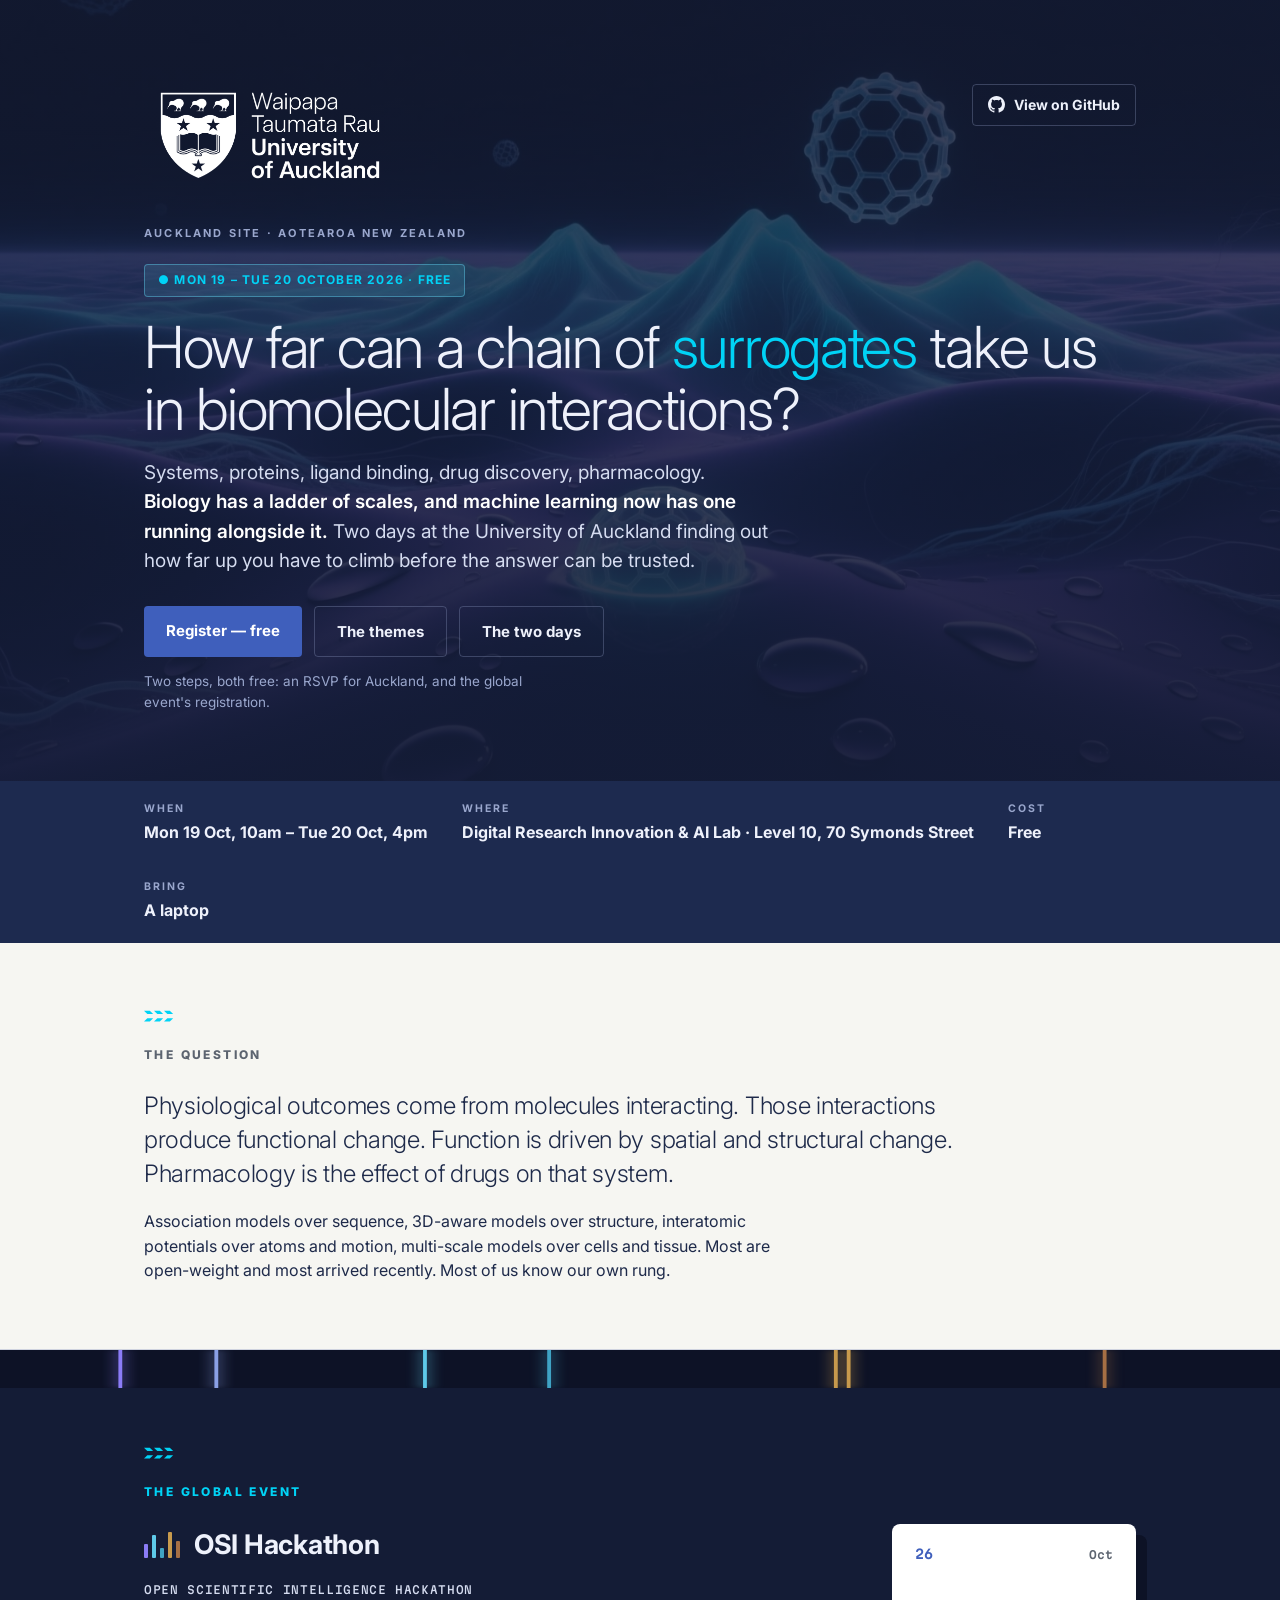
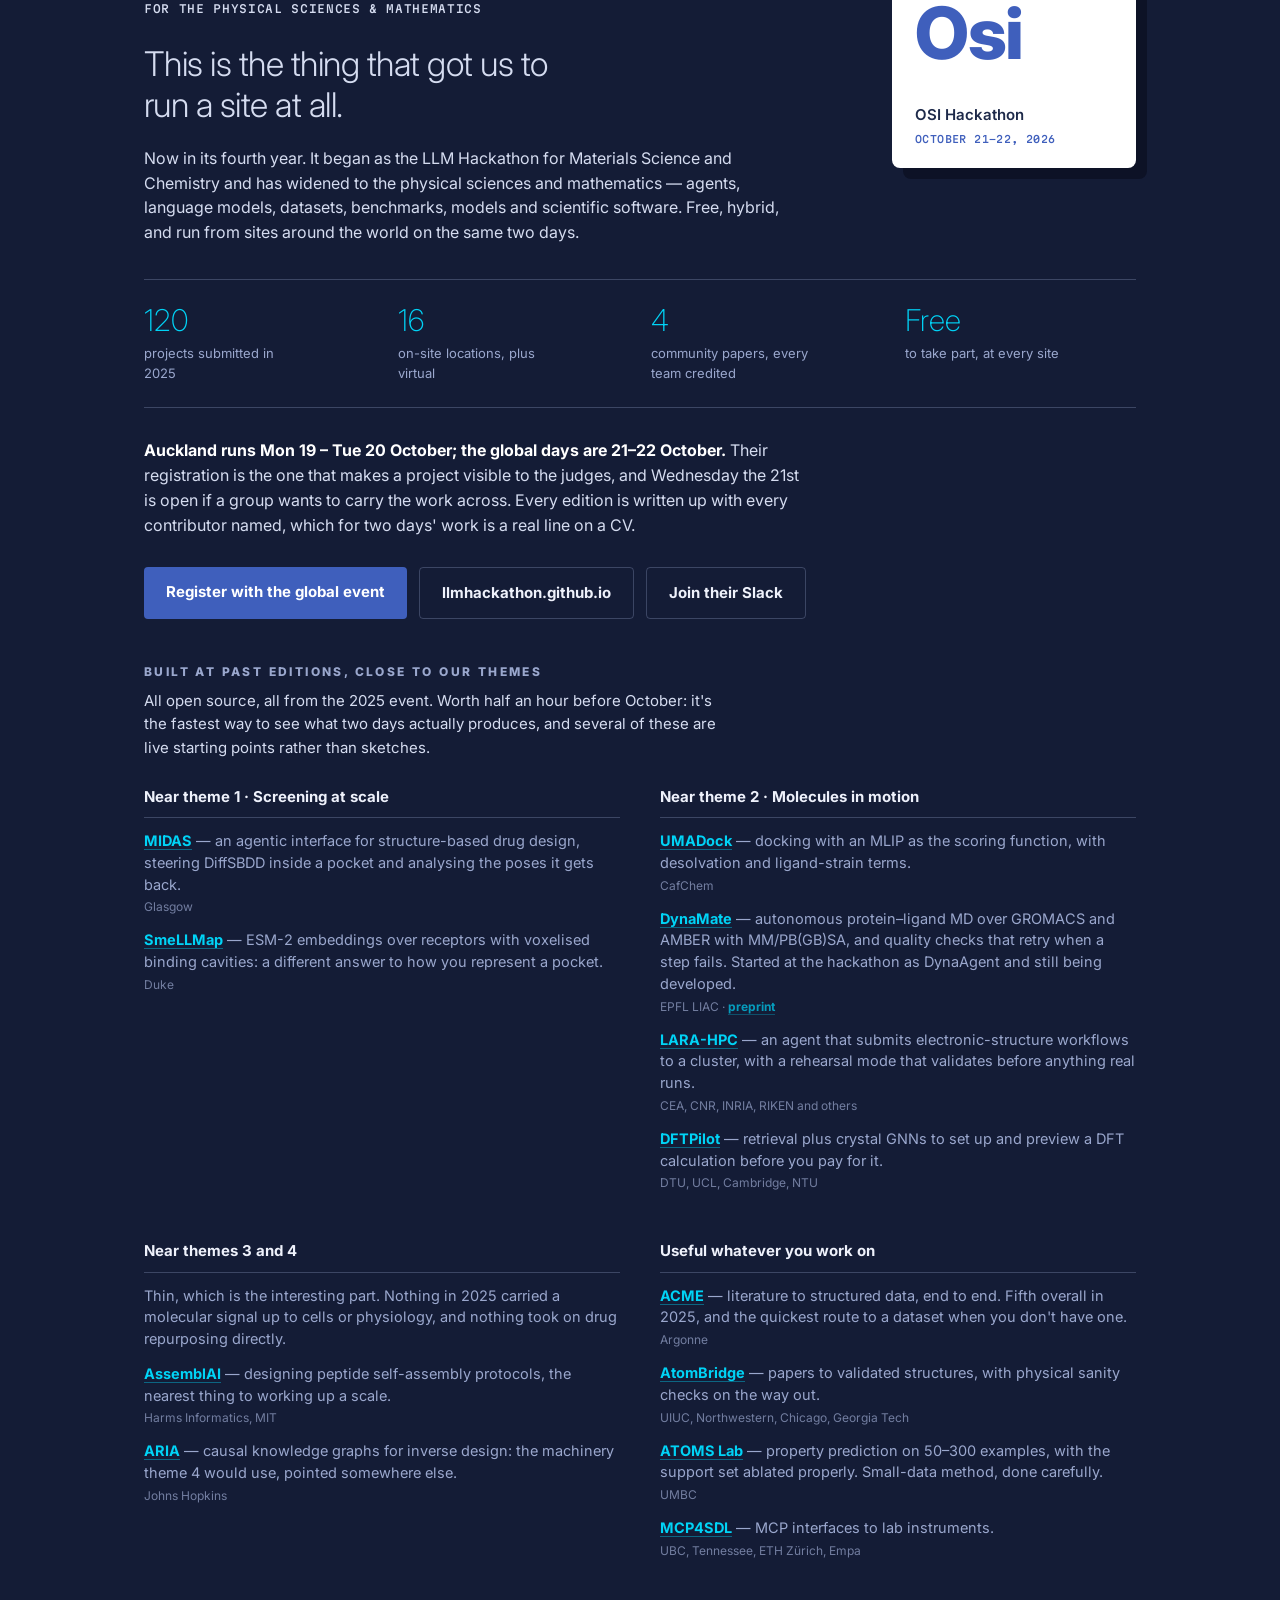
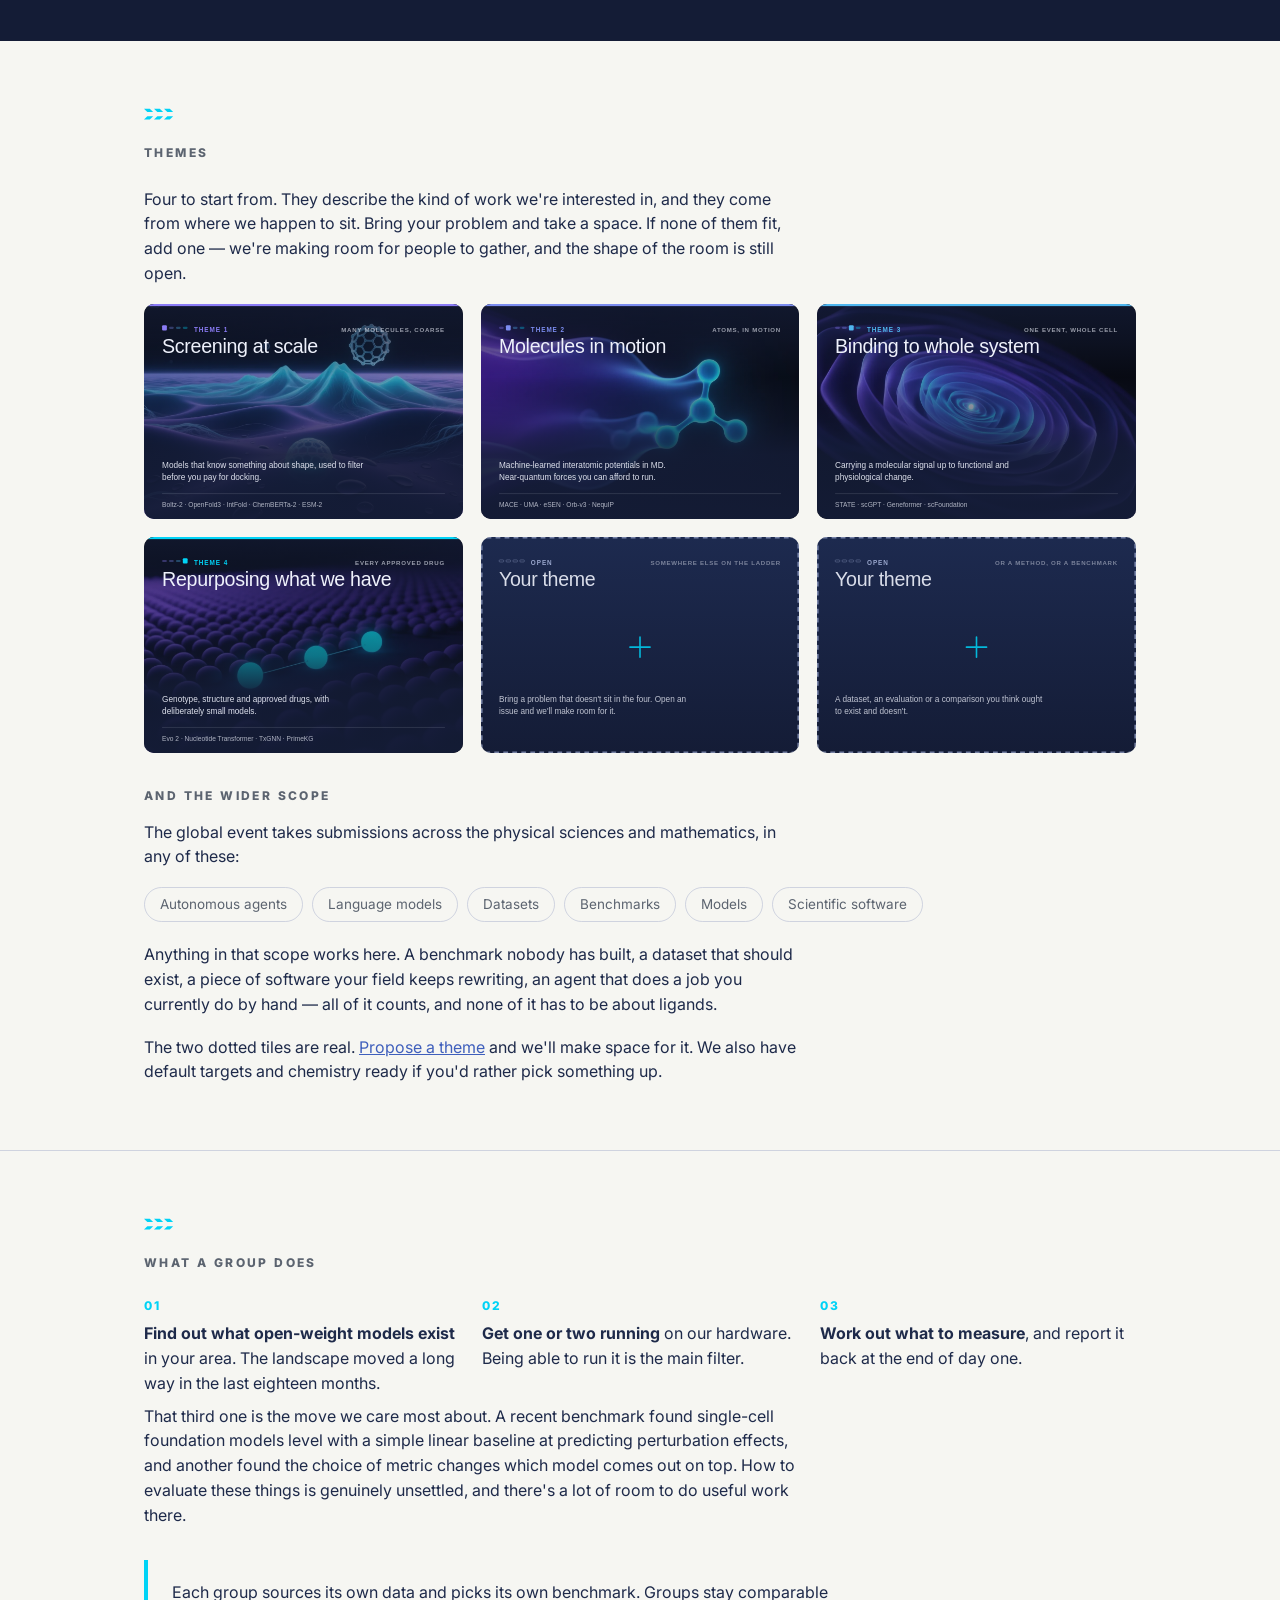
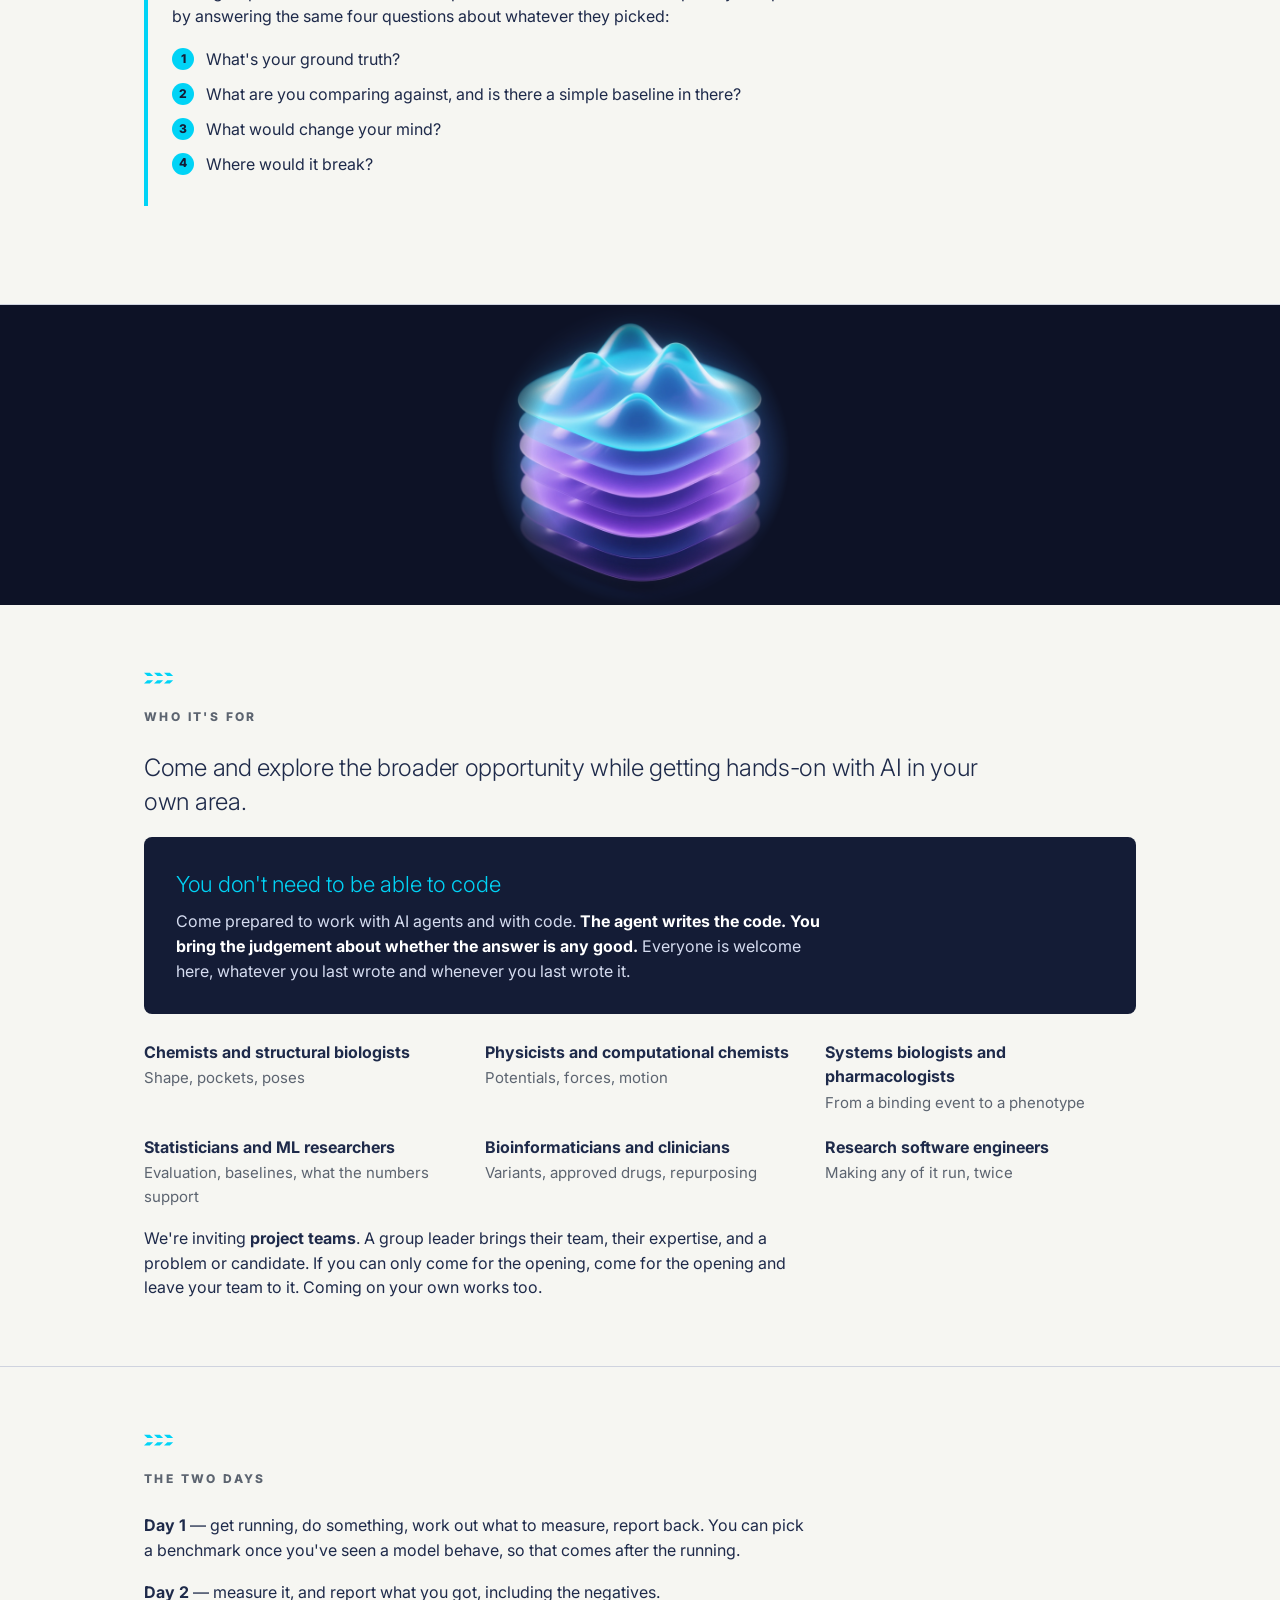
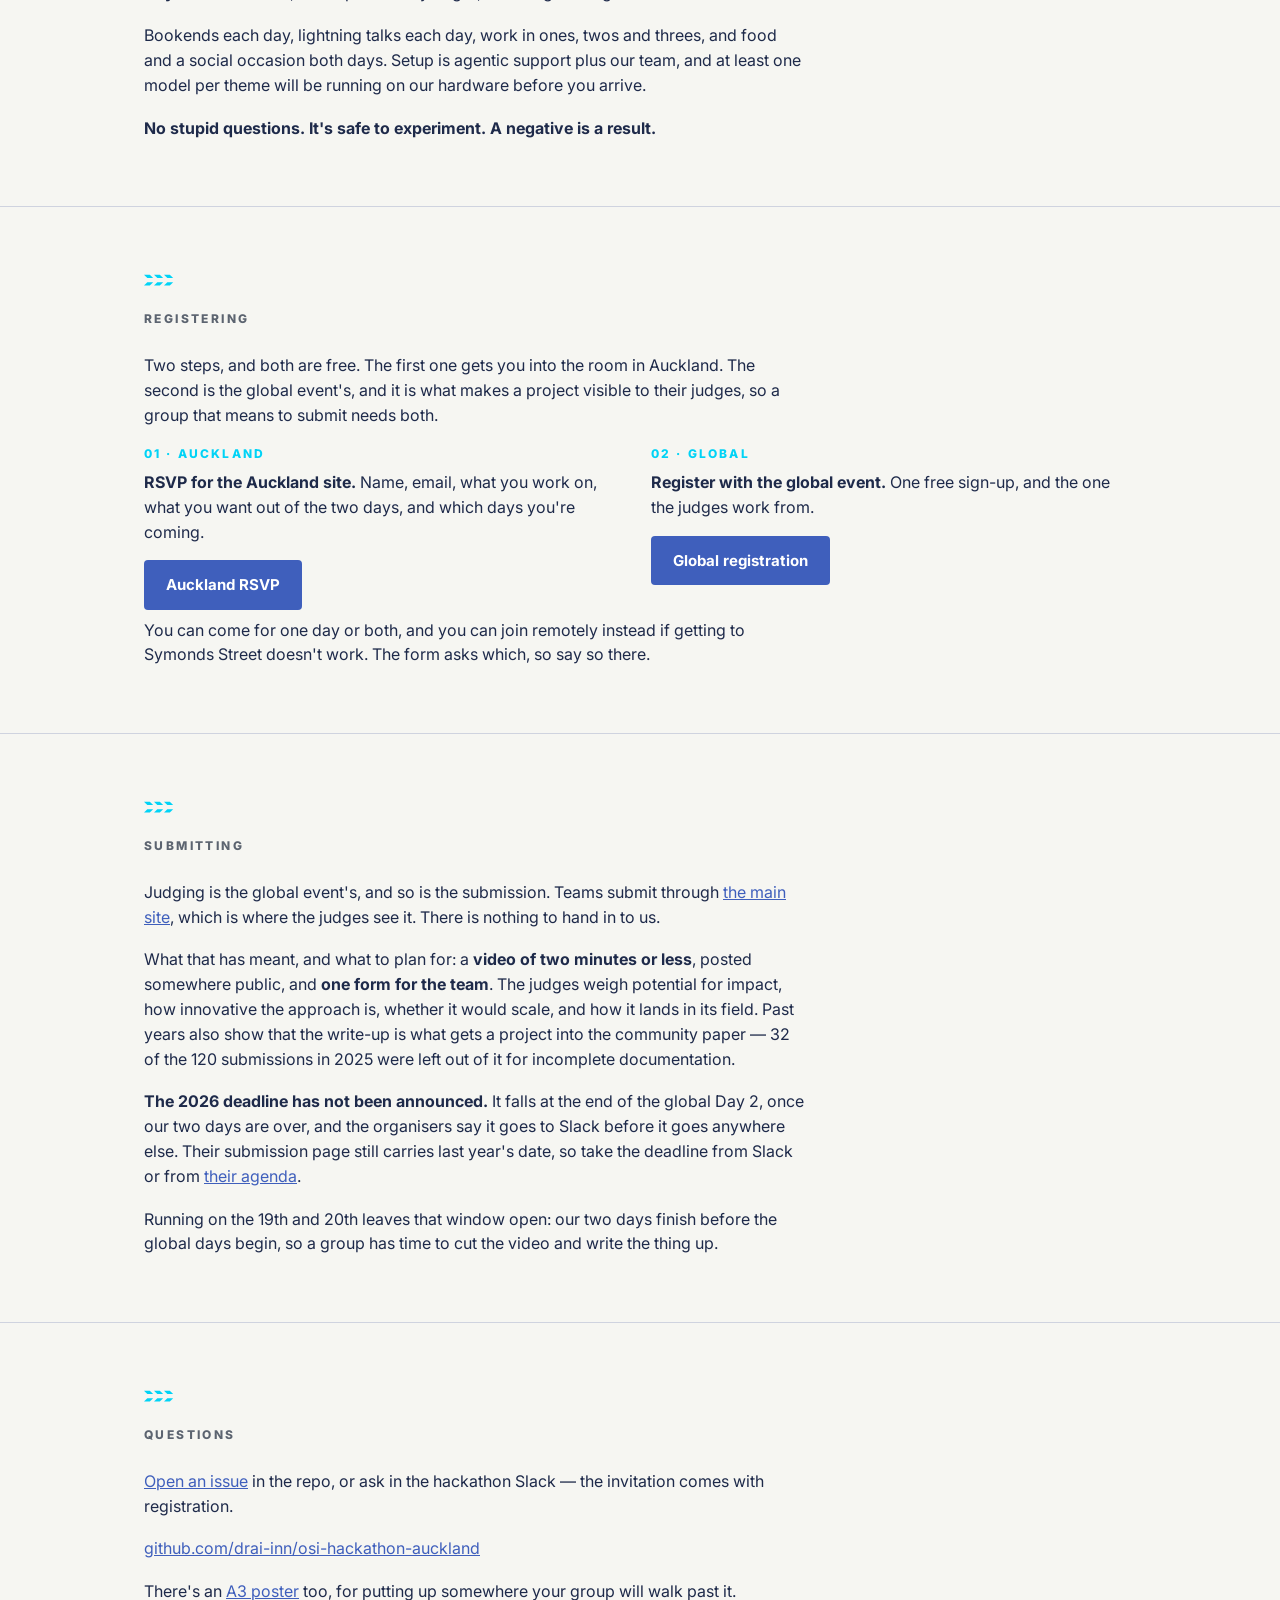
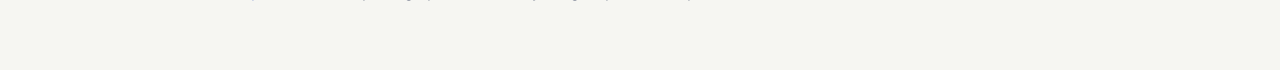
<file: index.html>
<!DOCTYPE html>
<html lang="en">
<head>
<meta charset="utf-8">
<meta name="viewport" content="width=device-width, initial-scale=1">
<title>OSI Hackathon — Auckland Hub</title>
<meta name="description" content="Can AI tell two near-identical drug targets apart? The Auckland hub of the global Open Scientific Intelligence Hackathon, 19–20 October 2026.">
<!-- The crest alone, which is one of the three places the brand rules allow it
     to leave the wordmark. The SVG carries its own light/dark switch; the PNGs
     are flat tiles for browsers that will not take an SVG icon. -->
<link rel="icon" href="favicon.svg" type="image/svg+xml">
<link rel="icon" href="favicon-32.png" sizes="32x32" type="image/png">
<link rel="icon" href="favicon-16.png" sizes="16x16" type="image/png">
<link rel="apple-touch-icon" href="apple-touch-icon.png">
<meta name="theme-color" content="#141C36">
<link rel="preconnect" href="https://fonts.googleapis.com">
<link href="https://fonts.googleapis.com/css2?family=Inter:wght@200;300;400;600;700;800&family=Martian+Mono:wght@500;600&display=swap" rel="stylesheet">
<style>
/* Palette and type inherited from llmhackathon.github.io — see assets/README.md */
:root{
  --panel-bg:#141C36;
  --void:#141C36; --void-deep:#0D1226; --void-panel:#1D2A4F;
  --bg-top:#F6F6F2; --bg-bot:#DFE3EE;
  --ink:#1E2A4A; --ink-deep:#142042; --ink-soft:#5C6470;
  --on-void:#EEF1FB; --on-void-soft:#9AA7CD; --line-on-void:rgba(154,167,205,.30);
  --line:rgba(186,193,214,.65);
  --action:#3F5FBC; --action-hover:#314C98; --on-action:#fff; --gold:#C79A4D;
  --uoa-navy:#0C0C48; --south:#00D3F6; --south-soft:#5EC9E8;
  --font:Inter,"Helvetica Neue",Arial,sans-serif;
  /* The OSI Hackathon's own spectral palette and second typeface, used only
     for their marks in the global-event panel. Values from their stylesheet. */
  --sp-violet:#8B7CF6; --sp-blue:#8AA0E6; --sp-cyan:#5EC9E8; --sp-green:#3FA3C4;
  --sp-amber:#C79A4D; --sp-red:#A66F44;
  --font-mono:"Martian Mono","SFMono-Regular",Menlo,monospace;
}
/* The dark surfaces stay dark in both modes; what flips is the page ground and
   the ink on it. Every surface on this page that carries the University lockup
   is dark either way, so the reversed file is used directly and never has to
   swap. A surface that does follow the reader's theme — a README, the one-pager
   — switches files instead; see assets/README.md#light-and-dark. */
@media (prefers-color-scheme: dark){
  :root{
    --bg-top:#0E1630; --bg-bot:#0A1024;
    --ink:#E3E9F8; --ink-deep:#F3F6FF; --ink-soft:#97A4C8;
    --line:rgba(154,167,205,.22);
    /* The accent goes light in dark mode, so the text on it has to go dark. */
    --action:#5EC9E8; --action-hover:#93DDF2; --on-action:#0D1226;
    /* The page ground goes dark, so the global panel has to come up to stay a
       panel rather than merging with it. */
    --panel-bg:#1A2444;
  }
}
*{box-sizing:border-box;margin:0;padding:0}
html{scroll-behavior:smooth}
body{font-family:var(--font);color:var(--ink);background:var(--bg-top);line-height:1.55;
  -webkit-font-smoothing:antialiased}
/* One container width everywhere, so every left edge on the page lines up. */
.wrap{max-width:1040px;margin:0 auto;padding:0 24px}
a{color:var(--action)}

/* hero */
header{background:var(--void);color:var(--on-void);padding:76px 0 68px;position:relative;overflow:hidden}
/* terrain.webp sits behind the hero. Collateral, not a depiction of anything. */
header::before{content:'';position:absolute;inset:0;background:url(assets/terrain.webp) center/cover;
  opacity:.5}
header::after{content:'';position:absolute;inset:0;background:linear-gradient(180deg,
  rgba(20,28,54,.72) 0%, rgba(20,28,54,.55) 40%, rgba(20,28,54,.9) 100%)}
header .wrap{position:relative;z-index:1}
.eyebrow{display:flex;align-items:center;gap:12px;flex-wrap:wrap;
  font-size:11px;letter-spacing:.2em;text-transform:uppercase;font-weight:700;
  color:var(--on-void-soft);margin-bottom:22px}
.badge{display:inline-flex;align-items:center;gap:8px;background:rgba(94,201,232,.14);
  border:1px solid rgba(94,201,232,.45);color:var(--south);padding:6px 13px;border-radius:4px;
  font-size:12px;font-weight:700;letter-spacing:.1em;text-transform:uppercase;margin-bottom:20px}
h1{font-size:clamp(33px,6.2vw,58px);font-weight:300;letter-spacing:-.022em;line-height:1.06;
  margin-bottom:18px;position:relative}
h1 em{font-style:normal;color:var(--south)}
.lede{font-size:clamp(16px,2.1vw,19px);max-width:52ch;color:#D5DCF0;position:relative}
.lede b{color:#fff;font-weight:600}
.cta{display:flex;gap:12px;flex-wrap:wrap;margin-top:30px;position:relative}
.btn{display:inline-block;padding:13px 22px;border-radius:4px;font-weight:700;
  text-decoration:none;font-size:15px}
.btn-primary{background:var(--action);color:var(--on-action)}
.btn-primary:hover{background:var(--action-hover);color:var(--on-action)}
.btn-ghost{border:1px solid var(--line-on-void);color:var(--on-void)}
.btn-ghost:hover{border-color:var(--south);color:var(--south)}

/* facts strip */
.facts{background:var(--void-panel);color:var(--on-void);padding:20px 0}
.facts .wrap{display:flex;gap:34px;flex-wrap:wrap}
.fact .k{font-size:10.5px;letter-spacing:.2em;text-transform:uppercase;color:var(--on-void-soft);
  font-weight:700;margin-bottom:3px}
.fact .v{font-size:16px;font-weight:700}

section{padding:66px 0;border-bottom:1px solid var(--line)}
section:last-of-type{border-bottom:none}
h2{font-size:12px;letter-spacing:.2em;text-transform:uppercase;font-weight:800;
  color:var(--ink-soft);margin-bottom:24px}
/* The Waipapa Taumata Rau motif. Sits on its own line with clear air above and
   below it, nothing inline beside it, one per section. assets/uoa-motif.svg */
.uoa-motif{width:30px;display:block;margin:0 0 22px}

/* Waipapa Taumata Rau · University of Auckland. Top left of the page, with the
   key message left-aligned under it, per the UoA placement guidance. The crest
   is never separated from the wordmark and the mark is never recoloured, so a
   change of surface means a change of file: navy on light, reversed on dark.
   The supplied files carry their own clear space, so nothing sits inside it. */
.uoa-logo{display:block;width:252px;height:auto;margin:0}
/* Logo left, repo right, on one line above the message. */
.topbar{display:flex;align-items:flex-start;justify-content:space-between;gap:18px;
  flex-wrap:wrap;margin-bottom:30px}
.repo-cta{display:inline-flex;align-items:center;gap:9px;flex-shrink:0;margin-top:8px;
  border:1px solid var(--line-on-void);border-radius:4px;padding:9px 15px;
  color:var(--on-void);text-decoration:none;font-size:14px;font-weight:700}
.repo-cta:hover{border-color:var(--south);color:var(--south)}
.repo-cta svg{width:17px;height:17px;fill:currentColor;flex-shrink:0}
@media(max-width:600px){
  .uoa-logo{width:198px}
  .topbar{margin-bottom:24px}
  .repo-cta{font-size:13px;padding:8px 13px}
}
h3{font-size:23px;font-weight:300;letter-spacing:-.012em;margin-bottom:8px}
p{max-width:66ch;margin:0 0 18px}
p:last-child{margin-bottom:0}
.big{font-size:24px;font-weight:300;letter-spacing:-.012em;max-width:56ch;line-height:1.42}
.q{border-left:4px solid var(--south);padding:20px 0 20px 24px;margin:32px 0}

.who{display:grid;grid-template-columns:repeat(auto-fit,minmax(min(250px,100%),1fr));gap:20px 30px}
.who .r .d{font-weight:700;margin-bottom:2px}
.who .r .t{color:var(--ink-soft);font-size:15px}

.newcomer{background:var(--void);color:var(--on-void);border-radius:8px;padding:30px 32px;margin:14px 0 26px}
.newcomer h3{color:var(--south);font-size:22px}
.newcomer p{color:#D5DCF0;margin-bottom:0}
.newcomer b{color:#fff}

  text-decoration:none;color:inherit;display:block}
.card:hover{border-color:var(--action)}
.card .n{font-size:10.5px;letter-spacing:.18em;text-transform:uppercase;color:var(--action);
  font-weight:800;margin-bottom:7px}
.card .h{font-weight:700;margin-bottom:5px}
.card .b{font-size:14.5px;color:var(--ink-soft)}

details{border-bottom:1px solid var(--line);padding:14px 0}
summary{cursor:pointer;font-weight:700;list-style:none}
summary::-webkit-details-marker{display:none}
summary::before{content:"+ ";color:var(--action);font-weight:800}
details[open] summary::before{content:"– "}
details p{margin:10px 0 0;color:var(--ink-soft)}

@media(max-width:600px){ header{padding:44px 0 40px} section{padding:46px 0}
  .wrap{padding:0 18px} }
.cta-note{margin-top:14px;font-size:13.5px;color:var(--on-void-soft);max-width:44ch;position:relative}
/* The global event. A dark full-bleed panel between the question and the
   themes: it is the thing that brought this site into being, so it reads
   before our own framing rather than after it. */
.global{background:var(--panel-bg);color:var(--on-void);border:none;padding:0 0 68px}
.global .wrap{padding-top:58px}
.global h2{color:var(--south);margin-bottom:22px}
.global p{color:#D5DCF0}
.global b{color:#fff}
.global a{color:var(--south)}
/* .global a is more specific than .btn-*, so the buttons in that panel need
   their own colours back or they come out cyan-on-blue. */
.global .btn-primary{color:var(--on-action)}
.global .btn-ghost{color:var(--on-void)}
.global .btn-ghost:hover{color:var(--south)}

/* ─── The OSI Hackathon's own marks ────────────────────────────────────────
   Everything from here to the end of this block belongs to the global event,
   not to us. The emission lines, the five lockup bars and the edition tile are
   reproduced from llmhackathon.github.io at their own proportions and colours.
   This is the one place on the page where a palette other than ours is used,
   and it is deliberate: the panel should look like them, not like us wearing
   their name. Check it still matches their site before a release —
   see assets/README.md#the-osi-hackathons-marks */

/* The emission spectrum that runs across the top of their pages. The line
   positions are real: the hydrogen Balmer series, magnesium, and the sodium D
   doublet. It replaces the plain cyan rule that used to open this panel. */
.osi-spectrum{display:block;width:100%;height:38px;background:var(--void-deep)}
.osi-spectrum line{stroke-width:3;filter:drop-shadow(0 0 6px currentColor)}
.osi-spectrum .sp-violet{stroke:var(--sp-violet);color:var(--sp-violet)}
.osi-spectrum .sp-blue{stroke:var(--sp-blue);color:var(--sp-blue)}
.osi-spectrum .sp-cyan{stroke:var(--sp-cyan);color:var(--sp-cyan)}
.osi-spectrum .sp-green{stroke:var(--sp-green);color:var(--sp-green)}
.osi-spectrum .sp-amber{stroke:var(--sp-amber);color:var(--sp-amber)}
.osi-spectrum .sp-red{stroke:var(--sp-red);color:var(--sp-red)}

/* The lockup: five spectral bars and the wordmark, as it sits in their
   masthead. Bar heights keep their 10:16:7:18:12 ratio. */
.osi-lockup{display:inline-flex;align-items:center;gap:14px;text-decoration:none;
  margin-bottom:14px}
.global .osi-lockup{color:var(--on-void)}
.global .osi-lockup:hover{color:#fff}
.osi-bars{display:inline-flex;align-items:flex-end;gap:4px;height:26px;flex-shrink:0}
.osi-bars i{display:block;width:4px;border-radius:1px}
.osi-bars i:nth-child(1){height:14px;background:var(--sp-violet)}
.osi-bars i:nth-child(2){height:23px;background:var(--sp-cyan)}
.osi-bars i:nth-child(3){height:10px;background:var(--sp-green)}
.osi-bars i:nth-child(4){height:26px;background:var(--sp-amber)}
.osi-bars i:nth-child(5){height:17px;background:var(--sp-red)}
.osi-word{font-size:27px;font-weight:700;letter-spacing:-.01em}
.osi-full{font-family:var(--font-mono);font-size:11px;font-weight:500;letter-spacing:.06em;
  text-transform:uppercase;line-height:1.75;color:var(--on-void-soft);max-width:48ch;
  margin-bottom:26px}

/* Their edition tile. The tile is paper in both colour schemes, so its text is
   set in fixed values rather than the variables, which flip. */
.g-top{display:flex;align-items:flex-start;justify-content:space-between;
  gap:40px;flex-wrap:wrap;margin-bottom:34px}
.g-lead{flex:1 1 400px;min-width:0}
.osi-tile{display:flex;flex-direction:column;flex-shrink:0;width:244px;aspect-ratio:1;
  background:#fff;border-radius:8px;padding:20px 23px;text-decoration:none;
  box-shadow:11px 11px 0 var(--void-deep)}
.osi-tile:hover{box-shadow:11px 11px 0 var(--south)}
.global .osi-tile{color:#1E2A4A}
.osi-tile .t-num{display:flex;justify-content:space-between;align-items:baseline;
  font-family:var(--font-mono);font-size:13px;font-weight:600;color:#3F5FBC}
.osi-tile .t-mass{color:#5C6470;font-size:11px}
.osi-tile .t-sym{font-size:72px;font-weight:800;letter-spacing:-.02em;line-height:1;
  color:#3F5FBC;margin:auto 0}
.osi-tile .t-name{font-size:15px;font-weight:600}
.osi-tile .t-det{font-family:var(--font-mono);font-size:10px;font-weight:500;
  letter-spacing:.04em;text-transform:uppercase;color:#3F5FBC;margin-top:6px}
@media(max-width:600px){
  .osi-spectrum{height:28px}
  .global .wrap{padding-top:44px}
  .osi-word{font-size:23px}
  .osi-tile{width:210px}
}
.g-title{font-size:clamp(25px,3.4vw,34px);font-weight:300;letter-spacing:-.015em;
  line-height:1.2;max-width:22ch;margin-bottom:20px;color:var(--on-void)}
.g-stats{display:grid;grid-template-columns:repeat(auto-fit,minmax(min(150px,100%),1fr));gap:22px;
  margin:30px 0;padding:24px 0;border-top:1px solid var(--line-on-void);
  border-bottom:1px solid var(--line-on-void)}
.g-stats .n{display:block;font-size:30px;font-weight:200;color:var(--south);line-height:1.1}
.g-stats .l{display:block;font-size:13px;color:var(--on-void-soft);margin-top:6px;max-width:20ch}
.g-sub{font-size:12px;letter-spacing:.2em;text-transform:uppercase;font-weight:800;
  color:var(--on-void-soft);margin:44px 0 8px}
.g-note{font-size:15px;color:var(--on-void-soft);max-width:66ch;margin-bottom:26px}
.pgs{display:grid;grid-template-columns:repeat(auto-fit,minmax(min(380px,100%),1fr));
  gap:34px 40px}
.pg h4{font-size:15px;font-weight:700;color:var(--on-void);margin-bottom:12px;
  padding-bottom:9px;border-bottom:1px solid var(--line-on-void)}
.pg ul{list-style:none;margin:0}
.pg li{margin-bottom:13px;font-size:14.5px;line-height:1.5;color:var(--on-void-soft)}
.pg li a{font-weight:700;text-decoration:none;border-bottom:1px solid rgba(0,211,246,.4)}
.pg li a:hover{border-bottom-color:var(--south)}
.pg .src{display:block;font-size:12px;opacity:.7;margin-top:3px}
.areas{display:flex;flex-wrap:wrap;gap:9px;margin:4px 0 20px}
.areas span{border:1px solid var(--line);border-radius:100px;padding:6px 15px;
  font-size:13.5px;color:var(--ink-soft)}
/* theme cards — wraps to one column on a phone */
.cards{display:grid;grid-template-columns:repeat(auto-fit,minmax(min(280px,100%),1fr));gap:18px;margin:6px 0 24px}
.cards img{width:100%;height:auto;display:block;border-radius:10px}
.cards a{display:block;border-radius:10px}
.cards a:hover img{outline:2px solid var(--action);outline-offset:2px;border-radius:10px}
/* A square image cropped into a letterbox strip loses the whole subject, so the
   band is sized to the art and the art is contained inside it. screen blending
   drops the image's own near-black ground into the band's. */
.band{background:var(--void-deep);display:flex;justify-content:center}
.band img{height:300px;width:auto;max-width:100%;object-fit:contain;display:block;
  mix-blend-mode:screen;
  -webkit-mask-image:radial-gradient(closest-side,#000 72%,transparent 100%);
  mask-image:radial-gradient(closest-side,#000 72%,transparent 100%)}
@media(max-width:600px){ .band img{height:210px} }
.steps{display:grid;grid-template-columns:repeat(auto-fit,minmax(min(220px,100%),1fr));gap:22px;margin:4px 0 8px}
.steps .n{color:var(--south);font-weight:800;font-size:12px;letter-spacing:.18em;margin-bottom:6px}
.steps p{margin:0}
.steps>div{display:flex;flex-direction:column;align-items:flex-start}
.steps .go{margin-top:16px}
.qs{counter-reset:q;list-style:none;margin:6px 0 0}
.qs li{counter-increment:q;position:relative;padding-left:34px;margin-bottom:10px;max-width:62ch}
.qs li::before{content:counter(q);position:absolute;left:0;top:1px;width:22px;height:22px;
  border-radius:50%;background:var(--south);color:var(--void);font-size:12px;font-weight:800;
  display:flex;align-items:center;justify-content:center}
</style>
</head>
<body>

<header>
  <div class="wrap">
    <div class="topbar">
      <img class="uoa-logo" src="assets/uoa-logo-white.png"
        alt="Waipapa Taumata Rau, University of Auckland">
      <a class="repo-cta" href="https://github.com/drai-inn/osi-hackathon-auckland" target="_blank" rel="noopener">
        <svg viewBox="0 0 16 16" aria-hidden="true"><path d="M8 0c4.42 0 8 3.58 8 8a8.013 8.013 0 0 1-5.45 7.59c-.4.08-.55-.17-.55-.38 0-.27.01-1.13.01-2.2 0-.75-.25-1.23-.54-1.48 1.78-.2 3.65-.88 3.65-3.95 0-.88-.31-1.59-.82-2.15.08-.2.36-1.02-.08-2.12 0 0-.67-.22-2.2.82-.64-.18-1.32-.27-2-.27-.68 0-1.36.09-2 .27-1.53-1.03-2.2-.82-2.2-.82-.44 1.1-.16 1.92-.08 2.12-.51.56-.82 1.28-.82 2.15 0 3.06 1.86 3.75 3.64 3.95-.23.2-.44.55-.51 1.07-.46.21-1.61.55-2.33-.66-.15-.24-.6-.83-1.23-.82-.67.01-.27.38.01.53.34.19.73.9.82 1.13.16.45.68 1.31 2.69.94 0 .67.01 1.3.01 1.49 0 .21-.15.45-.55.38A7.995 7.995 0 0 1 0 8c0-4.42 3.58-8 8-8Z"/></svg>
        <span>View on GitHub</span>
      </a>
    </div>
    <div class="eyebrow">
      <span>Auckland site · Aotearoa New Zealand</span>
    </div>
    <div class="badge">● Mon 19 – Tue 20 October 2026 · Free</div>
    <h1>How far can a chain of <em>surrogates</em> take us in biomolecular interactions?</h1>
    <p class="lede">Systems, proteins, ligand binding, drug discovery, pharmacology. <b>Biology has a
      ladder of scales, and machine learning now has one running alongside it.</b> Two days at the
      University of Auckland finding out how far up you have to climb before the answer can be
      trusted.</p>
    <div class="cta">
      <a class="btn btn-primary" href="#registering">Register — free</a>
      <a class="btn btn-ghost" href="#themes">The themes</a>
      <a class="btn btn-ghost" href="#the-two-days">The two days</a>
    </div>
    <p class="cta-note">Two steps, both free: an RSVP for Auckland, and the global event's
      registration.</p>
  </div>
</header>

<div class="facts"><div class="wrap">
  <div class="fact"><div class="k">When</div><div class="v">Mon 19 Oct, 10am – Tue 20 Oct, 4pm</div></div>
  <div class="fact"><div class="k">Where</div><div class="v">Digital Research Innovation &amp; AI Lab · Level 10, 70 Symonds Street</div></div>
  <div class="fact"><div class="k">Cost</div><div class="v">Free</div></div>
  <div class="fact"><div class="k">Bring</div><div class="v">A laptop</div></div>
</div></div>

<section id="the-question"><div class="wrap">
  <svg class="uoa-motif" viewBox="0 0 36 18" aria-hidden="true"><g fill="#00D3F6"><path d="M0 2h7l4 4H4z"/><path d="M12 2h7l4 4h-7z"/><path d="M24 2h7l4 4h-7z"/><path d="M4 11h7l-4 4H0z"/><path d="M16 11h7l-4 4h-7z"/><path d="M28 11h7l-4 4h-7z"/></g></svg>
  <h2>The question</h2>
  <p class="big">Physiological outcomes come from molecules interacting. Those interactions produce
    functional change. Function is driven by spatial and structural change. Pharmacology is the
    effect of drugs on that system.</p>
  <p>Association models over sequence, 3D-aware models over structure, interatomic potentials over
    atoms and motion, multi-scale models over cells and tissue. Most are open-weight and most
    arrived recently. Most of us know our own rung.</p>
</div></section>

<section id="the-global-event" class="global">
  <!-- The OSI Hackathon's emission spectrum, reproduced from their site: the
       Balmer series, magnesium, and the sodium D doublet, at their wavelengths. -->
  <svg class="osi-spectrum" viewBox="0 0 1000 100" preserveAspectRatio="none" aria-hidden="true" focusable="false">
    <line class="sp-violet" data-sp="H-delta" x1="94" y1="0" x2="94" y2="100"/>
    <line class="sp-blue" data-sp="H-gamma" x1="169" y1="0" x2="169" y2="100"/>
    <line class="sp-cyan" data-sp="H-beta" x1="332" y1="0" x2="332" y2="100"/>
    <line class="sp-green" data-sp="Mg" x1="429" y1="0" x2="429" y2="100"/>
    <line class="sp-amber" data-sp="Na-D2" x1="653" y1="0" x2="653" y2="100"/>
    <line class="sp-amber" data-sp="Na-D1" x1="663" y1="0" x2="663" y2="100"/>
    <line class="sp-red" data-sp="H-alpha" x1="863" y1="0" x2="863" y2="100"/>
  </svg>
  <div class="wrap">
  <svg class="uoa-motif" viewBox="0 0 36 18" aria-hidden="true"><g fill="#00D3F6"><path d="M0 2h7l4 4H4z"/><path d="M12 2h7l4 4h-7z"/><path d="M24 2h7l4 4h-7z"/><path d="M4 11h7l-4 4H0z"/><path d="M16 11h7l-4 4h-7z"/><path d="M28 11h7l-4 4h-7z"/></g></svg>
  <h2>The global event</h2>
  <div class="g-top">
    <div class="g-lead">
      <a class="osi-lockup" href="https://llmhackathon.github.io/" target="_blank" rel="noopener">
        <span class="osi-bars" aria-hidden="true"><i></i><i></i><i></i><i></i><i></i></span>
        <span class="osi-word">OSI Hackathon</span>
      </a>
      <p class="osi-full">Open Scientific Intelligence Hackathon<br>for the Physical Sciences &amp; Mathematics</p>
      <p class="g-title">This is the thing that got us to run a site at all.</p>
      <p>Now in its fourth year. It began as the LLM Hackathon for Materials Science and
        Chemistry and has widened to the physical sciences and mathematics — agents, language
        models, datasets, benchmarks, models and scientific software. Free, hybrid, and run from
        sites around the world on the same two days.</p>
    </div>
    <a class="osi-tile" href="https://llmhackathon.github.io/" target="_blank" rel="noopener"
       aria-label="The 2026 edition of the OSI Hackathon, 21 and 22 October">
      <span class="t-num"><span>26</span><span class="t-mass">Oct</span></span>
      <span class="t-sym">Osi</span>
      <span class="t-name">OSI Hackathon</span>
      <span class="t-det">October 21&ndash;22, 2026</span>
    </a>
  </div>
  <div class="g-stats">
    <div><span class="n">120</span><span class="l">projects submitted in 2025</span></div>
    <div><span class="n">16</span><span class="l">on-site locations, plus virtual</span></div>
    <div><span class="n">4</span><span class="l">community papers, every team credited</span></div>
    <div><span class="n">Free</span><span class="l">to take part, at every site</span></div>
  </div>
  <p><b>Auckland runs Mon 19 – Tue 20 October; the global days are 21–22 October.</b> Their
    registration is the one that makes a project visible to the judges, and Wednesday the 21st is
    open if a group wants to carry the work across. Every edition is written up with every
    contributor named, which for two days' work is a real line on a CV.</p>
  <div class="cta">
    <a class="btn btn-primary" href="https://luma.com/ku88xh92" target="_blank" rel="noopener">Register with the global event</a>
    <a class="btn btn-ghost" href="https://llmhackathon.github.io/" target="_blank" rel="noopener">llmhackathon.github.io</a>
    <a class="btn btn-ghost" href="https://join.slack.com/t/llmsformateri-0lw8517/shared_invite/zt-4c046lidd-qTNHooaS7NLiT8~mD5dmFg" target="_blank" rel="noopener">Join their Slack</a>
  </div>

  <h3 class="g-sub">Built at past editions, close to our themes</h3>
  <p class="g-note">All open source, all from the 2025 event. Worth half an hour before October:
    it's the fastest way to see what two days actually produces, and several of these are live
    starting points rather than sketches.</p>
  <div class="pgs">
    <div class="pg">
      <h4>Near theme 1 · Screening at scale</h4>
      <ul>
        <li><a href="https://github.com/pagel-s/MIDAS" target="_blank" rel="noopener">MIDAS</a> — an agentic interface for
          structure-based drug design, steering DiffSBDD inside a pocket and analysing the poses it
          gets back.<span class="src">Glasgow</span></li>
        <li><a href="https://github.com/Justice-Lu/spatialESM_OdorClassification" target="_blank" rel="noopener">SmeLLMap</a> —
          ESM-2 embeddings over receptors with voxelised binding cavities: a different answer to how
          you represent a pocket.<span class="src">Duke</span></li>
      </ul>
    </div>
    <div class="pg">
      <h4>Near theme 2 · Molecules in motion</h4>
      <ul>
        <li><a href="https://github.com/MauricioCafiero/UMADock" target="_blank" rel="noopener">UMADock</a> — docking with an
          MLIP as the scoring function, with desolvation and ligand-strain terms.<span class="src">CafChem</span></li>
        <li><a href="https://github.com/schwallergroup/DynaMate" target="_blank" rel="noopener">DynaMate</a> — autonomous
          protein–ligand MD over GROMACS and AMBER with MM/PB(GB)SA, and quality checks that retry
          when a step fails. Started at the hackathon as DynaAgent and still being developed.<span class="src">EPFL LIAC · <a href="https://arxiv.org/abs/2512.10034" target="_blank" rel="noopener">preprint</a></span></li>
        <li><a href="https://github.com/BigDFT-group/llm-hackathon-2025" target="_blank" rel="noopener">LARA-HPC</a> — an agent
          that submits electronic-structure workflows to a cluster, with a rehearsal mode that
          validates before anything real runs.<span class="src">CEA, CNR, INRIA, RIKEN and others</span></li>
        <li><a href="https://github.com/chiku-parida/DFTPilot" target="_blank" rel="noopener">DFTPilot</a> — retrieval plus
          crystal GNNs to set up and preview a DFT calculation before you pay for it.<span class="src">DTU, UCL, Cambridge, NTU</span></li>
      </ul>
    </div>
    <div class="pg">
      <h4>Near themes 3 and 4</h4>
      <ul>
        <li>Thin, which is the interesting part. Nothing in 2025 carried a molecular signal up to
          cells or physiology, and nothing took on drug repurposing directly.</li>
        <li><a href="https://github.com/ndharms/peptide-agent" target="_blank" rel="noopener">AssemblAI</a> — designing peptide
          self-assembly protocols, the nearest thing to working up a scale.<span class="src">Harms Informatics, MIT</span></li>
        <li><a href="https://github.com/yicao-elina/LLM4Chem-Explainable-synthesis" target="_blank" rel="noopener">ARIA</a> —
          causal knowledge graphs for inverse design: the machinery theme 4 would use, pointed
          somewhere else.<span class="src">Johns Hopkins</span></li>
      </ul>
    </div>
    <div class="pg">
      <h4>Useful whatever you work on</h4>
      <ul>
        <li><a href="https://github.com/HassanHarb92/ACME" target="_blank" rel="noopener">ACME</a> — literature to structured
          data, end to end. Fifth overall in 2025, and the quickest route to a dataset when you
          don't have one.<span class="src">Argonne</span></li>
        <li><a href="https://github.com/dpalmer-anl/AtomBridge" target="_blank" rel="noopener">AtomBridge</a> — papers to
          validated structures, with physical sanity checks on the way out.<span class="src">UIUC, Northwestern, Chicago, Georgia Tech</span></li>
        <li><a href="https://github.com/ahaibel/mp-property-analogies" target="_blank" rel="noopener">ATOMS Lab</a> — property
          prediction on 50–300 examples, with the support set ablated properly. Small-data method,
          done carefully.<span class="src">UMBC</span></li>
        <li><a href="https://github.com/ivoryzh/MCP4SDL" target="_blank" rel="noopener">MCP4SDL</a> — MCP interfaces to lab
          instruments.<span class="src">UBC, Tennessee, ETH Zürich, Empa</span></li>
      </ul>
    </div>
  </div>
</div></section>

<section id="themes"><div class="wrap">
  <svg class="uoa-motif" viewBox="0 0 36 18" aria-hidden="true"><g fill="#00D3F6"><path d="M0 2h7l4 4H4z"/><path d="M12 2h7l4 4h-7z"/><path d="M24 2h7l4 4h-7z"/><path d="M4 11h7l-4 4H0z"/><path d="M16 11h7l-4 4h-7z"/><path d="M28 11h7l-4 4h-7z"/></g></svg>
  <h2>Themes</h2>
  <p>Four to start from. They describe the kind of work we're interested in, and they come from
    where we happen to sit. Bring your problem and take a space. If none of them fit, add one —
    we're making room for people to gather, and the shape of the room is still open.</p>
  <div class="cards">
    <img src="assets/theme-1.svg" alt="Theme 1, screening at scale: models that know something about shape, used to filter before you pay for docking. Boltz-2, OpenFold3, Chai-1r, IntFold">
    <img src="assets/theme-2.svg" alt="Theme 2, molecules in motion: machine-learned interatomic potentials in MD. MACE, UMA, eSEN, Orb-v3, NequIP">
    <img src="assets/theme-3.svg" alt="Theme 3, binding to whole system: carrying a molecular signal up to functional and physiological change. STATE, scGPT, Geneformer, scFoundation">
    <img src="assets/theme-4.svg" alt="Theme 4, repurposing what we have: genotype, structure and approved drugs with deliberately small models. TxGNN, PrimeKG, lightweight KG embeddings">
    <a href="https://github.com/drai-inn/osi-hackathon-auckland/issues/new?title=Theme%3A%20&amp;body=Four%20themes%20are%20up%20on%20the%20site.%20This%20one%20is%20somewhere%20else.%0A%0A%2A%2AThe%20problem%2C%20and%20roughly%20what%20scale%20it%20sits%20at%2A%2A%0A%0A%0A%2A%2AModels%20or%20methods%20you%27d%20want%20to%20try%2A%2A%0A%0A%0A%2A%2AWho%27s%20coming%20with%20you%2A%2A%0A" target="_blank" rel="noopener"><img src="assets/theme-open-1.svg" alt="An open theme. Bring a problem that doesn't sit in the four, and open an issue."></a>
    <a href="https://github.com/drai-inn/osi-hackathon-auckland/issues/new?title=Theme%3A%20&amp;body=Four%20themes%20are%20up%20on%20the%20site.%20This%20one%20is%20somewhere%20else.%0A%0A%2A%2AThe%20problem%2C%20and%20roughly%20what%20scale%20it%20sits%20at%2A%2A%0A%0A%0A%2A%2AModels%20or%20methods%20you%27d%20want%20to%20try%2A%2A%0A%0A%0A%2A%2AWho%27s%20coming%20with%20you%2A%2A%0A" target="_blank" rel="noopener"><img src="assets/theme-open-2.svg" alt="An open theme. A dataset, an evaluation or a comparison you think ought to exist."></a>
  </div>
  <h3 class="g-sub" style="color:var(--ink-soft);margin:34px 0 14px">And the wider scope</h3>
  <p>The global event takes submissions across the physical sciences and mathematics, in any of
    these:</p>
  <div class="areas">
    <span>Autonomous agents</span><span>Language models</span><span>Datasets</span>
    <span>Benchmarks</span><span>Models</span><span>Scientific software</span>
  </div>
  <p>Anything in that scope works here. A benchmark nobody has built, a dataset that should exist,
    a piece of software your field keeps rewriting, an agent that does a job you currently do by
    hand — all of it counts, and none of it has to be about ligands.</p>
  <p>The two dotted tiles are real. <a href="https://github.com/drai-inn/osi-hackathon-auckland/issues/new?title=Theme%3A%20&amp;body=Four%20themes%20are%20up%20on%20the%20site.%20This%20one%20is%20somewhere%20else.%0A%0A%2A%2AThe%20problem%2C%20and%20roughly%20what%20scale%20it%20sits%20at%2A%2A%0A%0A%0A%2A%2AModels%20or%20methods%20you%27d%20want%20to%20try%2A%2A%0A%0A%0A%2A%2AWho%27s%20coming%20with%20you%2A%2A%0A" target="_blank" rel="noopener">Propose a theme</a> and we'll make
    space for it. We also have default targets and chemistry ready if you'd rather pick something
    up.</p>
</div></section>

<section id="what-a-group-does"><div class="wrap">
  <svg class="uoa-motif" viewBox="0 0 36 18" aria-hidden="true"><g fill="#00D3F6"><path d="M0 2h7l4 4H4z"/><path d="M12 2h7l4 4h-7z"/><path d="M24 2h7l4 4h-7z"/><path d="M4 11h7l-4 4H0z"/><path d="M16 11h7l-4 4h-7z"/><path d="M28 11h7l-4 4h-7z"/></g></svg>
  <h2>What a group does</h2>
  <div class="steps">
    <div><div class="n">01</div><p><b>Find out what open-weight models exist</b> in your area. The
      landscape moved a long way in the last eighteen months.</p></div>
    <div><div class="n">02</div><p><b>Get one or two running</b> on our hardware. Being able to run
      it is the main filter.</p></div>
    <div><div class="n">03</div><p><b>Work out what to measure</b>, and report it back at the end of
      day one.</p></div>
  </div>
  <p>That third one is the move we care most about. A recent benchmark found single-cell foundation
    models level with a simple linear baseline at predicting perturbation effects, and another found
    the choice of metric changes which model comes out on top. How to evaluate these things is
    genuinely unsettled, and there's a lot of room to do useful work there.</p>
  <div class="q">
    <p>Each group sources its own data and picks its own benchmark. Groups stay comparable by
      answering the same four questions about whatever they picked:</p>
    <ol class="qs">
      <li>What's your ground truth?</li>
      <li>What are you comparing against, and is there a simple baseline in there?</li>
      <li>What would change your mind?</li>
      <li>Where would it break?</li>
    </ol>
  </div>
</div></section>

<div class="band">
  <img src="assets/stacked-isosurfaces.webp" alt="">
</div>

<section id="who-its-for"><div class="wrap">
  <svg class="uoa-motif" viewBox="0 0 36 18" aria-hidden="true"><g fill="#00D3F6"><path d="M0 2h7l4 4H4z"/><path d="M12 2h7l4 4h-7z"/><path d="M24 2h7l4 4h-7z"/><path d="M4 11h7l-4 4H0z"/><path d="M16 11h7l-4 4h-7z"/><path d="M28 11h7l-4 4h-7z"/></g></svg>
  <h2>Who it's for</h2>
  <p class="big">Come and explore the broader opportunity while getting hands-on with AI in your own
    area.</p>
  <div class="newcomer">
    <h3>You don't need to be able to code</h3>
    <p>Come prepared to work with AI agents and with code. <b>The agent writes the code. You bring
      the judgement about whether the answer is any good.</b> Everyone is welcome here, whatever you
      last wrote and whenever you last wrote it.</p>
  </div>
  <div class="who">
    <div class="r"><div class="d">Chemists and structural biologists</div><div class="t">Shape, pockets, poses</div></div>
    <div class="r"><div class="d">Physicists and computational chemists</div><div class="t">Potentials, forces, motion</div></div>
    <div class="r"><div class="d">Systems biologists and pharmacologists</div><div class="t">From a binding event to a phenotype</div></div>
    <div class="r"><div class="d">Statisticians and ML researchers</div><div class="t">Evaluation, baselines, what the numbers support</div></div>
    <div class="r"><div class="d">Bioinformaticians and clinicians</div><div class="t">Variants, approved drugs, repurposing</div></div>
    <div class="r"><div class="d">Research software engineers</div><div class="t">Making any of it run, twice</div></div>
  </div>
  <p style="margin-top:18px">We're inviting <b>project teams</b>. A group leader brings their team,
    their expertise, and a problem or candidate. If you can only come for the opening, come for the
    opening and leave your team to it. Coming on your own works too.</p>
</div></section>

<section id="the-two-days"><div class="wrap">
  <svg class="uoa-motif" viewBox="0 0 36 18" aria-hidden="true"><g fill="#00D3F6"><path d="M0 2h7l4 4H4z"/><path d="M12 2h7l4 4h-7z"/><path d="M24 2h7l4 4h-7z"/><path d="M4 11h7l-4 4H0z"/><path d="M16 11h7l-4 4h-7z"/><path d="M28 11h7l-4 4h-7z"/></g></svg>
  <h2>The two days</h2>
  <p><b>Day 1</b> — get running, do something, work out what to measure, report back. You can pick a
    benchmark once you've seen a model behave, so that comes after the running.</p>
  <p><b>Day 2</b> — measure it, and report what you got, including the negatives.</p>
  <p>Bookends each day, lightning talks each day, work in ones, twos and threes, and food and a
    social occasion both days. Setup is agentic support plus our team, and at least one model per
    theme will be running on our hardware before you arrive.</p>
  <p><b>No stupid questions. It's safe to experiment. A negative is a result.</b></p>
</div></section>

<section id="registering"><div class="wrap">
  <svg class="uoa-motif" viewBox="0 0 36 18" aria-hidden="true"><g fill="#00D3F6"><path d="M0 2h7l4 4H4z"/><path d="M12 2h7l4 4h-7z"/><path d="M24 2h7l4 4h-7z"/><path d="M4 11h7l-4 4H0z"/><path d="M16 11h7l-4 4h-7z"/><path d="M28 11h7l-4 4h-7z"/></g></svg>
  <h2>Registering</h2>
  <p>Two steps, and both are free. The first one gets you into the room in Auckland. The second is
    the global event's, and it is what makes a project visible to their judges, so a group that
    means to submit needs both.</p>
  <div class="steps">
    <div><div class="n">01 · AUCKLAND</div><p><b>RSVP for the Auckland site.</b> Name, email, what
      you work on, what you want out of the two days, and which days you're coming.</p>
      <a class="btn btn-primary go" href="https://forms.cloud.microsoft/r/JQCAFqHdZ4" target="_blank" rel="noopener">Auckland RSVP</a></div>
    <div><div class="n">02 · GLOBAL</div><p><b>Register with the global event.</b> One free sign-up,
      and the one the judges work from.</p>
      <a class="btn btn-primary go" href="https://luma.com/ku88xh92" target="_blank" rel="noopener">Global registration</a></div>
  </div>
  <p>You can come for one day or both, and you can join remotely instead if getting to Symonds
    Street doesn't work. The form asks which, so say so there.</p>
</div></section>

<section id="submitting"><div class="wrap">
  <svg class="uoa-motif" viewBox="0 0 36 18" aria-hidden="true"><g fill="#00D3F6"><path d="M0 2h7l4 4H4z"/><path d="M12 2h7l4 4h-7z"/><path d="M24 2h7l4 4h-7z"/><path d="M4 11h7l-4 4H0z"/><path d="M16 11h7l-4 4h-7z"/><path d="M28 11h7l-4 4h-7z"/></g></svg>
  <h2>Submitting</h2>
  <p>Judging is the global event's, and so is the submission. Teams submit through
    <a href="https://llmhackathon.github.io/submission/" target="_blank" rel="noopener">the main site</a>,
    which is where the judges see it. There is nothing to hand in to us.</p>
  <p>What that has meant, and what to plan for: a <b>video of two minutes or less</b>, posted
    somewhere public, and <b>one form for the team</b>. The judges weigh potential for impact, how
    innovative the approach is, whether it would scale, and how it lands in its field. Past years
    also show that the write-up is what gets a project into the community paper — 32 of the 120
    submissions in 2025 were left out of it for incomplete documentation.</p>
  <p><b>The 2026 deadline has not been announced.</b> It falls at the end of the global Day 2, once
    our two days are over, and the organisers say it goes to Slack before it goes anywhere else.
    Their submission page still carries last year's date, so take the deadline from Slack or from
    <a href="https://llmhackathon.github.io/agenda/" target="_blank" rel="noopener">their agenda</a>.</p>
  <p>Running on the 19th and 20th leaves that window open: our two days finish before the global
    days begin, so a group has time to cut the video and write the thing up.</p>
</div></section>

<section id="questions"><div class="wrap">
  <svg class="uoa-motif" viewBox="0 0 36 18" aria-hidden="true"><g fill="#00D3F6"><path d="M0 2h7l4 4H4z"/><path d="M12 2h7l4 4h-7z"/><path d="M24 2h7l4 4h-7z"/><path d="M4 11h7l-4 4H0z"/><path d="M16 11h7l-4 4h-7z"/><path d="M28 11h7l-4 4h-7z"/></g></svg>
  <h2>Questions</h2>
  <p><a href="https://github.com/drai-inn/osi-hackathon-auckland/issues/new" target="_blank" rel="noopener">Open an issue</a> in the repo, or ask in the
    hackathon Slack — the invitation comes with registration.</p>
  <p><a href="https://github.com/drai-inn/osi-hackathon-auckland" target="_blank" rel="noopener">github.com/drai-inn/osi-hackathon-auckland</a></p>
  <p>There's an <a href="poster.pdf" target="_blank" rel="noopener">A3 poster</a> too, for
    putting up somewhere your group will walk past it.</p>
</div></section>

</body>
</html>
</file>
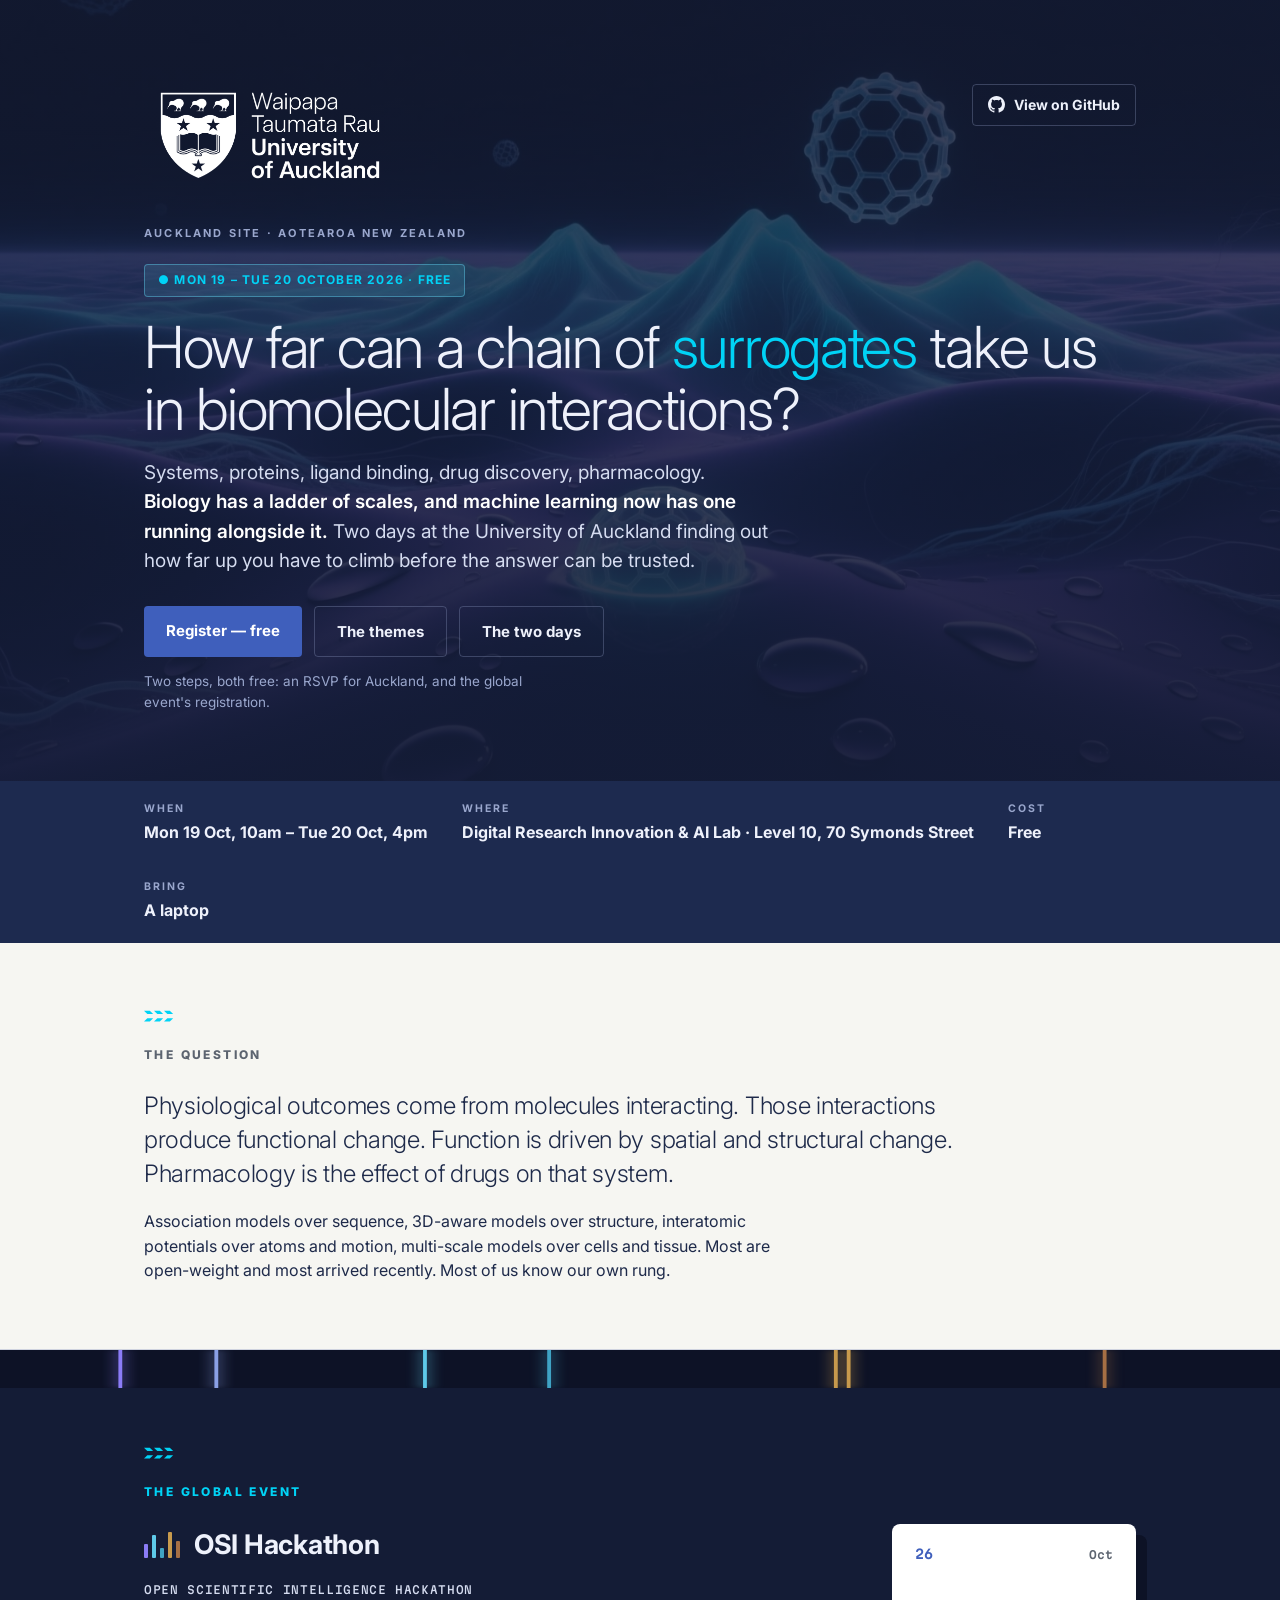
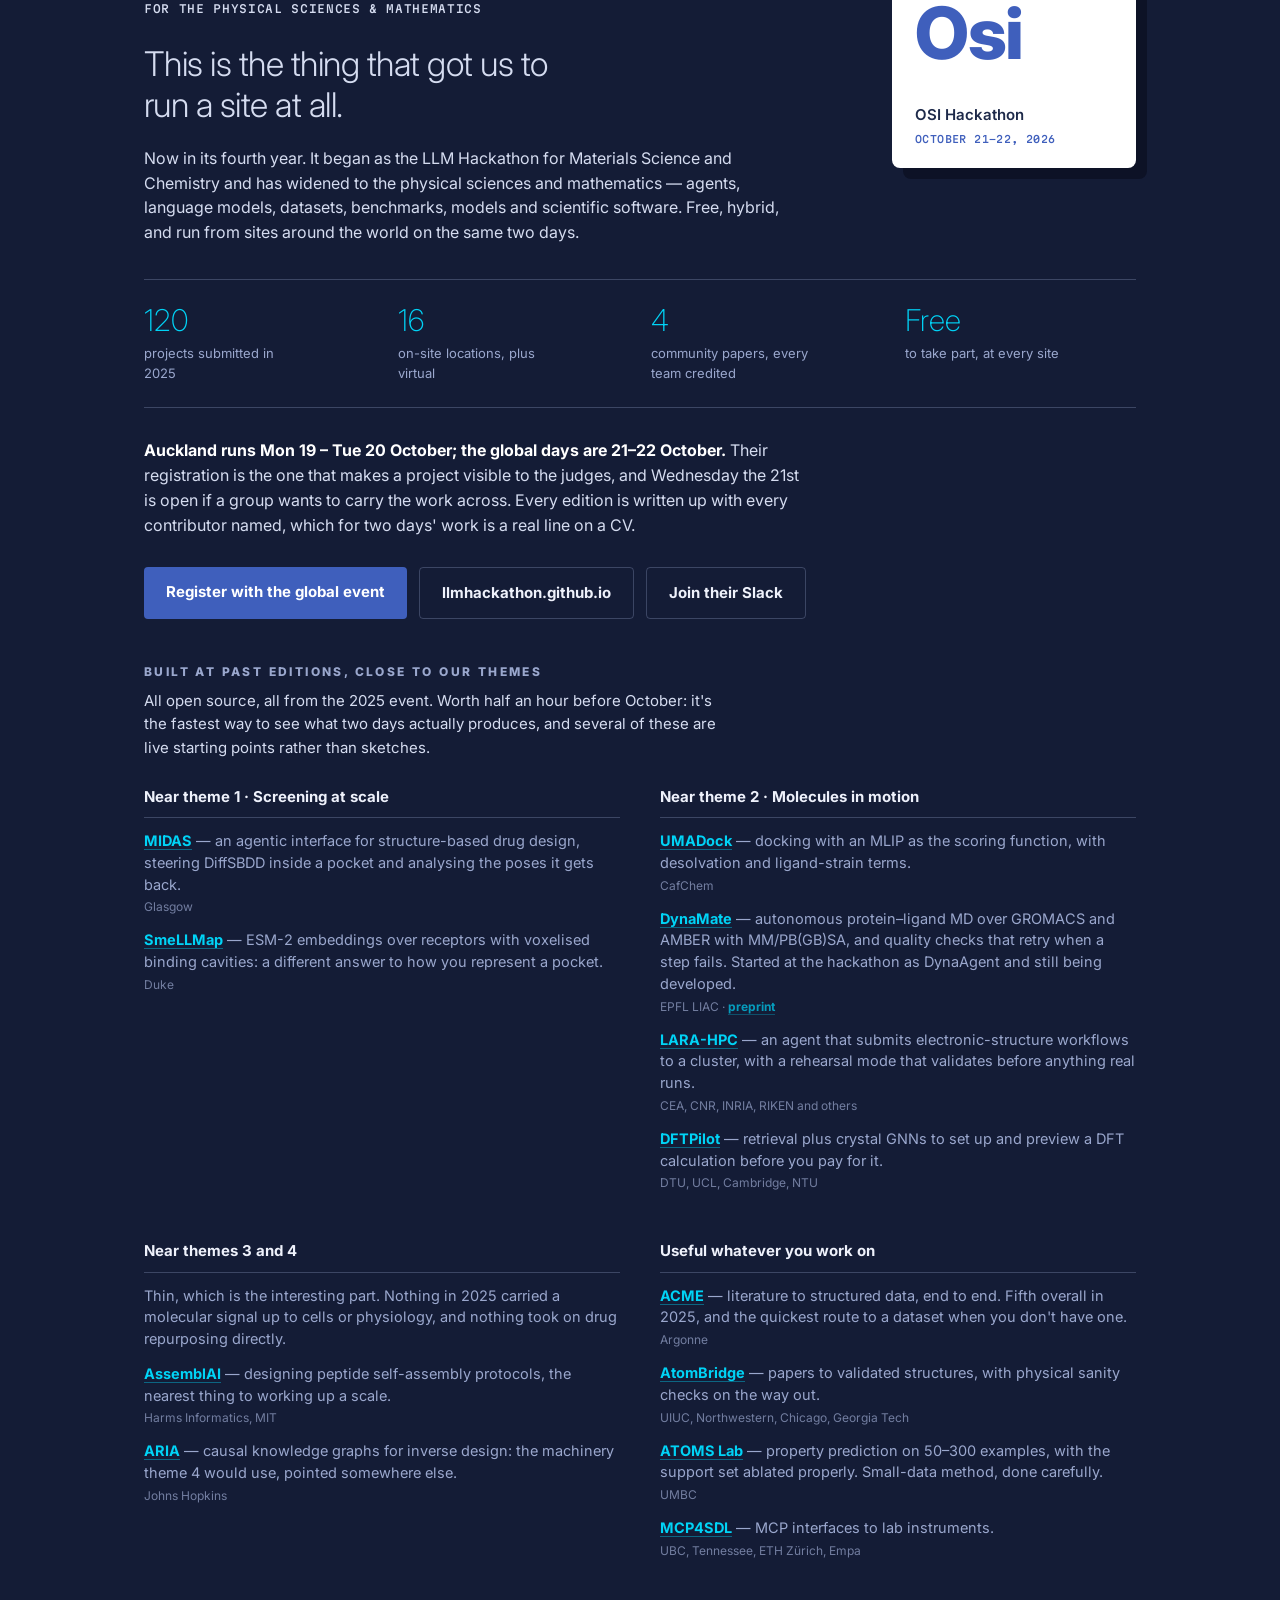
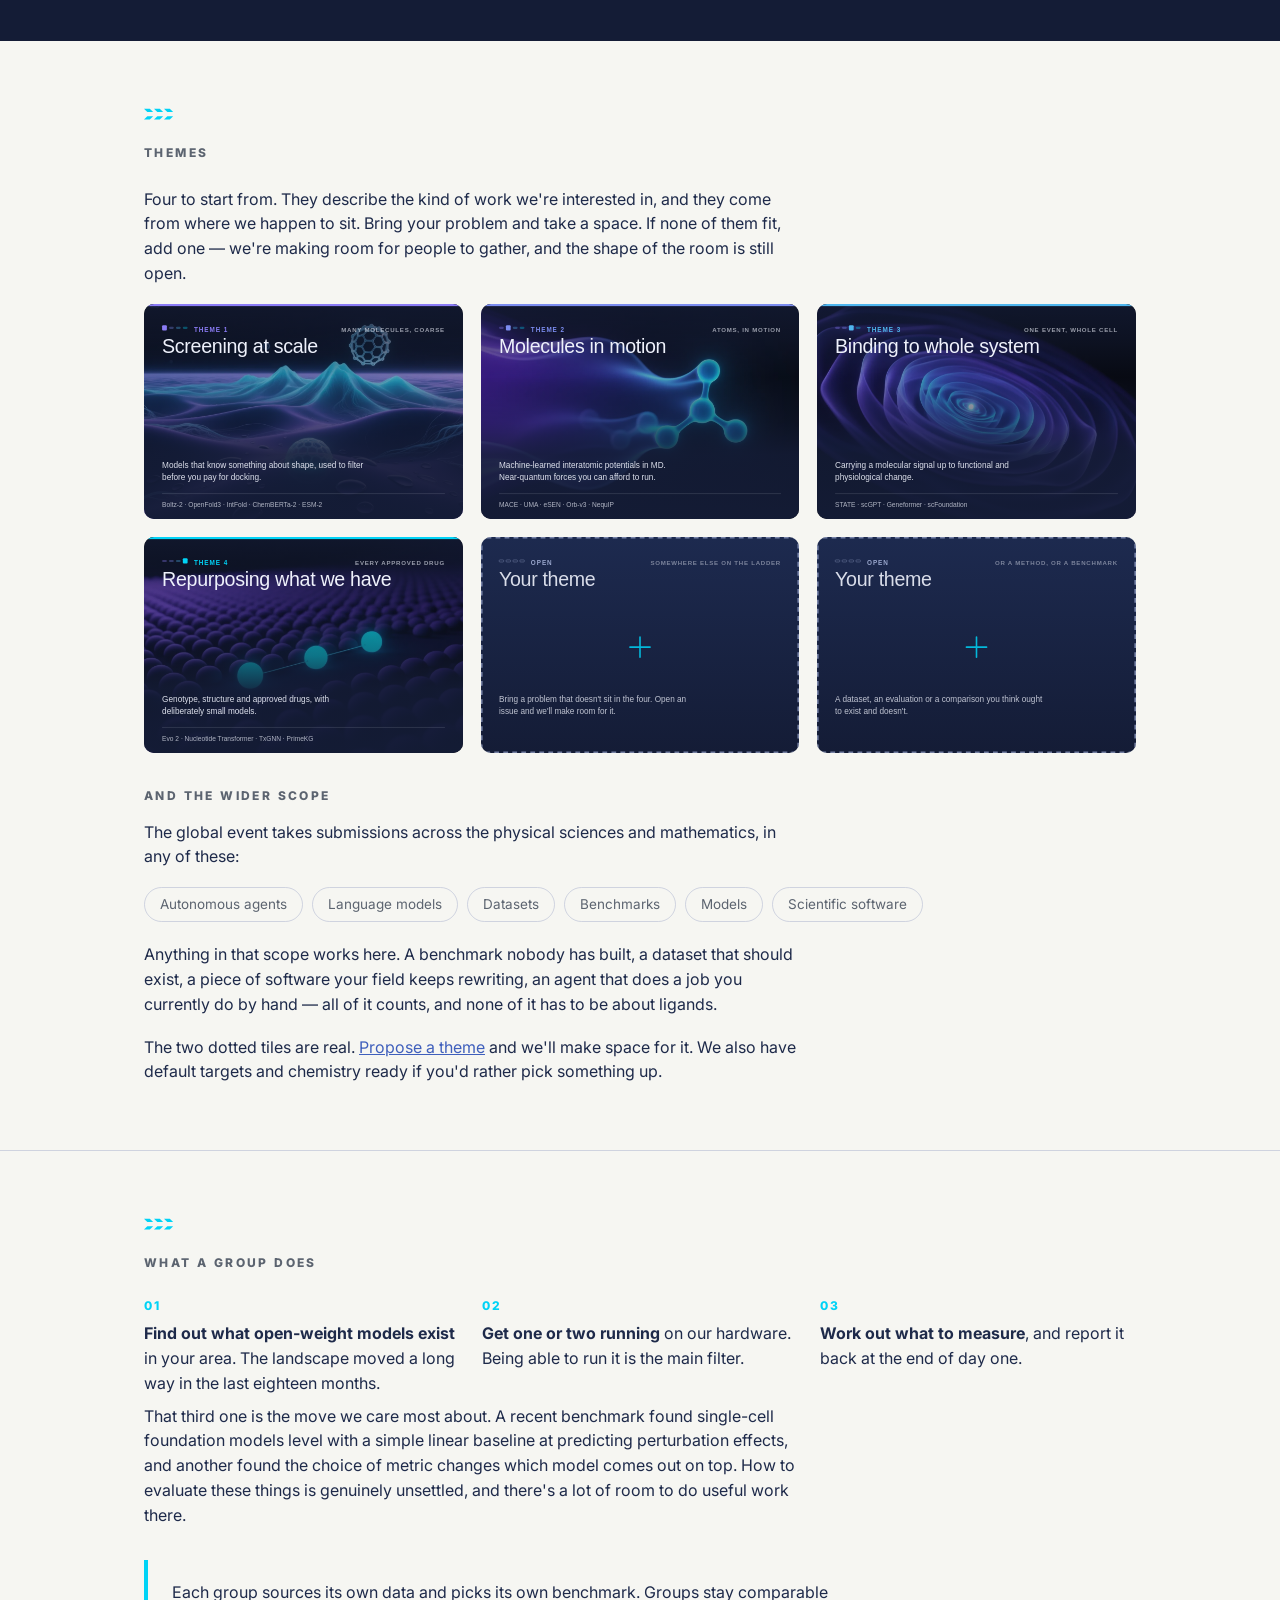
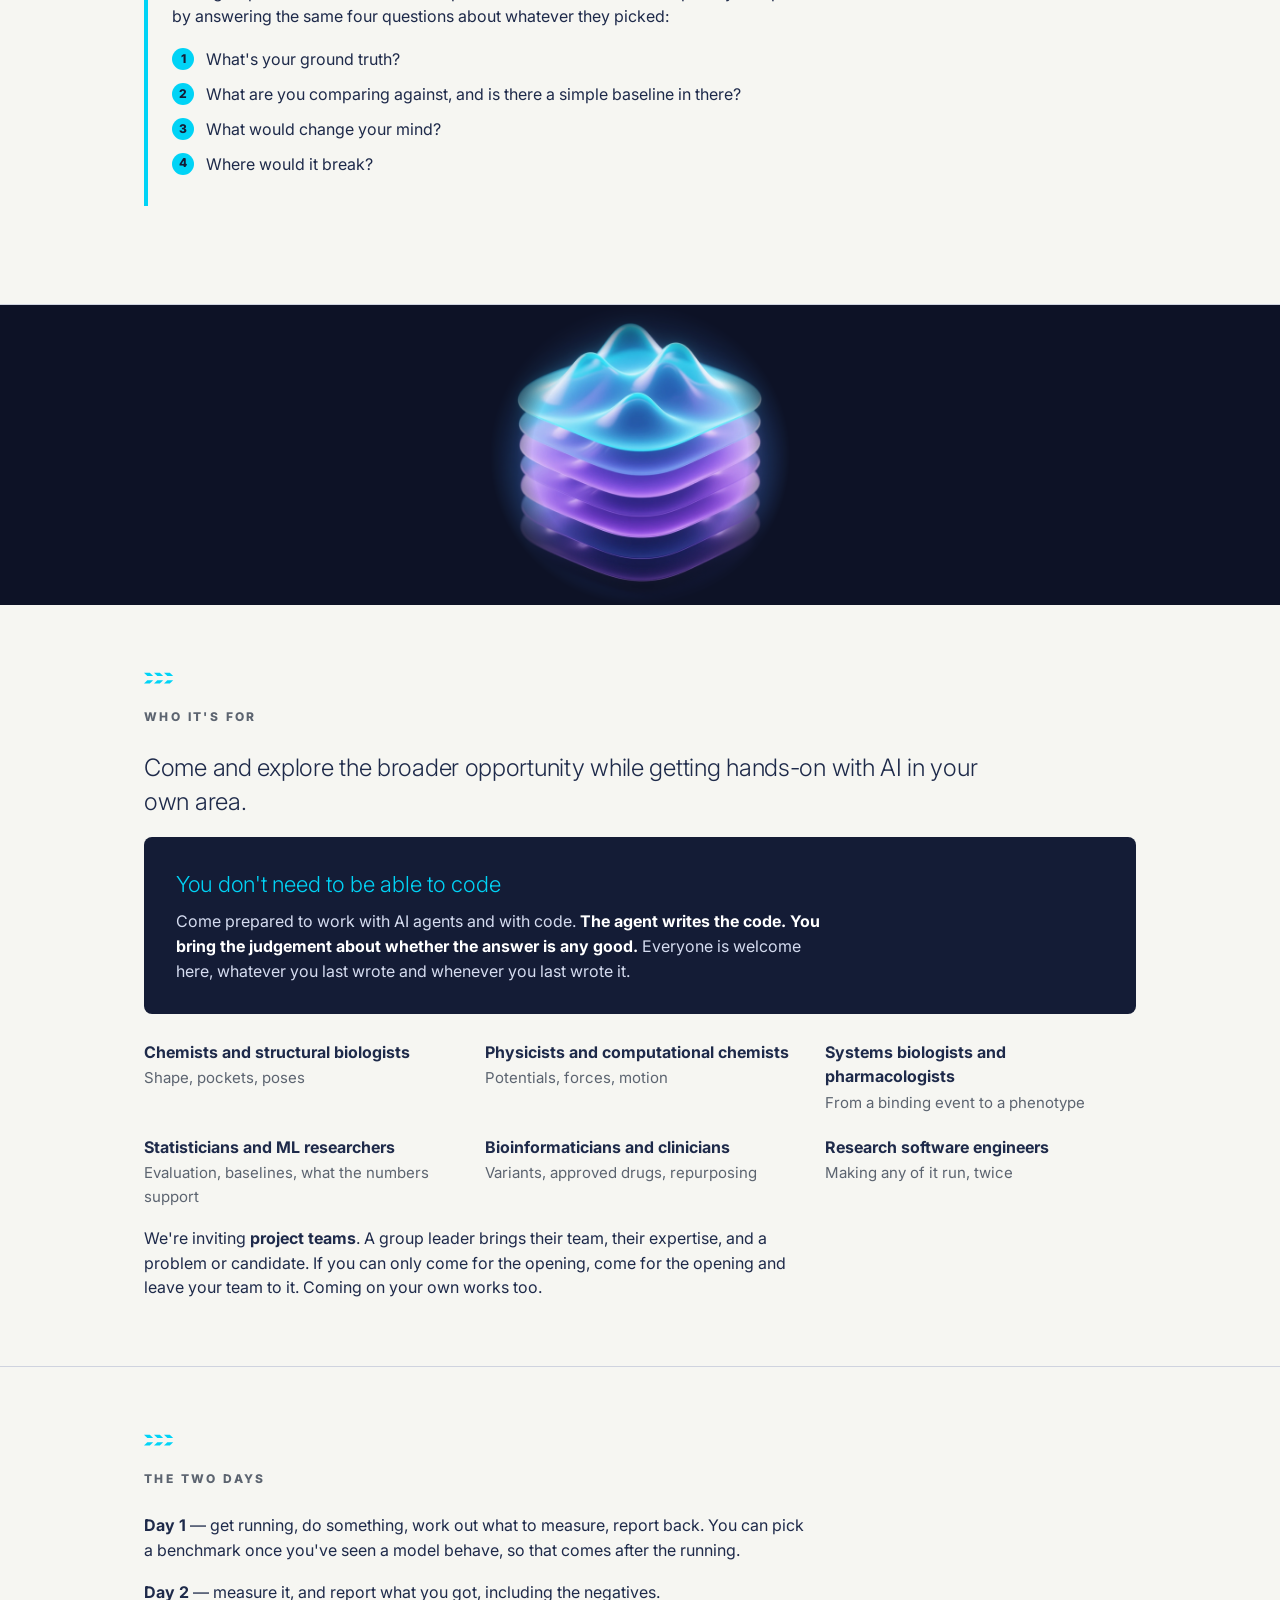
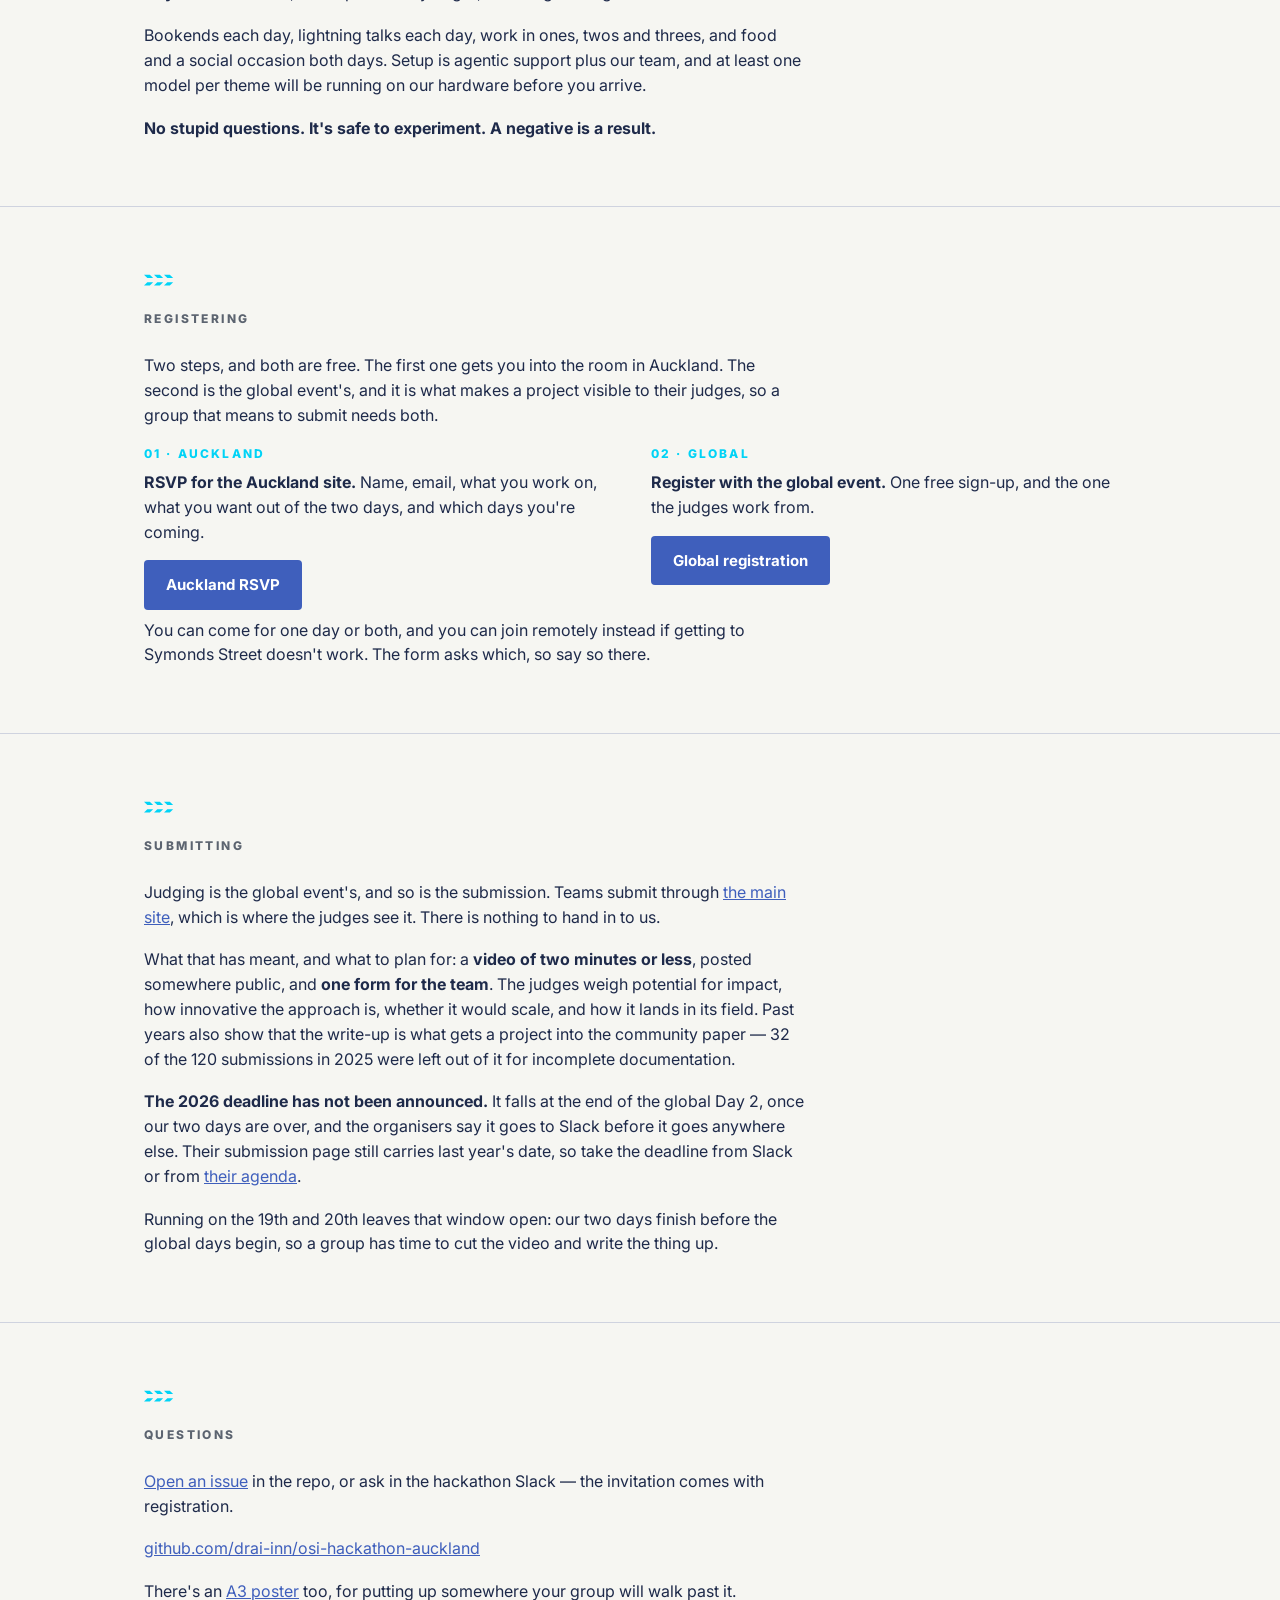
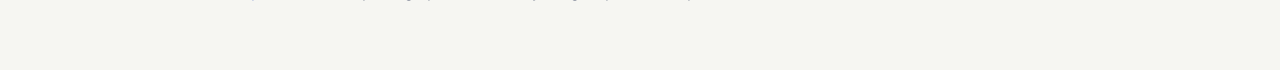
<file: outreach/site/index.html>
<!DOCTYPE html>
<html lang="en">
<head>
<meta charset="utf-8">
<meta name="viewport" content="width=device-width, initial-scale=1">
<title>OSI Hackathon — Auckland Hub</title>
<meta name="description" content="Can AI tell two near-identical drug targets apart? The Auckland hub of the global Open Scientific Intelligence Hackathon, 19–20 October 2026.">
<!-- The crest alone, which is one of the three places the brand rules allow it
     to leave the wordmark. The SVG carries its own light/dark switch; the PNGs
     are flat tiles for browsers that will not take an SVG icon. -->
<link rel="icon" href="../brand/favicon.svg" type="image/svg+xml">
<link rel="icon" href="../brand/favicon-32.png" sizes="32x32" type="image/png">
<link rel="icon" href="../brand/favicon-16.png" sizes="16x16" type="image/png">
<link rel="apple-touch-icon" href="../brand/apple-touch-icon.png">
<meta name="theme-color" content="#141C36">
<link rel="preconnect" href="https://fonts.googleapis.com">
<link href="https://fonts.googleapis.com/css2?family=Inter:wght@200;300;400;600;700;800&family=Martian+Mono:wght@500;600&display=swap" rel="stylesheet">
<style>
/* Palette and type inherited from llmhackathon.github.io — see ../brand/README.md */
:root{
  --panel-bg:#141C36;
  --void:#141C36; --void-deep:#0D1226; --void-panel:#1D2A4F;
  --bg-top:#F6F6F2; --bg-bot:#DFE3EE;
  --ink:#1E2A4A; --ink-deep:#142042; --ink-soft:#5C6470;
  --on-void:#EEF1FB; --on-void-soft:#9AA7CD; --line-on-void:rgba(154,167,205,.30);
  --line:rgba(186,193,214,.65);
  --action:#3F5FBC; --action-hover:#314C98; --on-action:#fff; --gold:#C79A4D;
  --uoa-navy:#0C0C48; --south:#00D3F6; --south-soft:#5EC9E8;
  --font:Inter,"Helvetica Neue",Arial,sans-serif;
  /* The OSI Hackathon's own spectral palette and second typeface, used only
     for their marks in the global-event panel. Values from their stylesheet. */
  --sp-violet:#8B7CF6; --sp-blue:#8AA0E6; --sp-cyan:#5EC9E8; --sp-green:#3FA3C4;
  --sp-amber:#C79A4D; --sp-red:#A66F44;
  --font-mono:"Martian Mono","SFMono-Regular",Menlo,monospace;
}
/* The dark surfaces stay dark in both modes; what flips is the page ground and
   the ink on it. Every surface on this page that carries the University lockup
   is dark either way, so the reversed file is used directly and never has to
   swap. A surface that does follow the reader's theme — a README, the one-pager
   — switches files instead; see ../brand/README.md#light-and-dark. */
@media (prefers-color-scheme: dark){
  :root{
    --bg-top:#0E1630; --bg-bot:#0A1024;
    --ink:#E3E9F8; --ink-deep:#F3F6FF; --ink-soft:#97A4C8;
    --line:rgba(154,167,205,.22);
    /* The accent goes light in dark mode, so the text on it has to go dark. */
    --action:#5EC9E8; --action-hover:#93DDF2; --on-action:#0D1226;
    /* The page ground goes dark, so the global panel has to come up to stay a
       panel rather than merging with it. */
    --panel-bg:#1A2444;
  }
}
*{box-sizing:border-box;margin:0;padding:0}
html{scroll-behavior:smooth}
body{font-family:var(--font);color:var(--ink);background:var(--bg-top);line-height:1.55;
  -webkit-font-smoothing:antialiased}
/* One container width everywhere, so every left edge on the page lines up. */
.wrap{max-width:1040px;margin:0 auto;padding:0 24px}
a{color:var(--action)}

/* hero */
header{background:var(--void);color:var(--on-void);padding:76px 0 68px;position:relative;overflow:hidden}
/* terrain.webp sits behind the hero. Collateral, not a depiction of anything. */
header::before{content:'';position:absolute;inset:0;background:url(../imagery/terrain.webp) center/cover;
  opacity:.5}
header::after{content:'';position:absolute;inset:0;background:linear-gradient(180deg,
  rgba(20,28,54,.72) 0%, rgba(20,28,54,.55) 40%, rgba(20,28,54,.9) 100%)}
header .wrap{position:relative;z-index:1}
.eyebrow{display:flex;align-items:center;gap:12px;flex-wrap:wrap;
  font-size:11px;letter-spacing:.2em;text-transform:uppercase;font-weight:700;
  color:var(--on-void-soft);margin-bottom:22px}
.badge{display:inline-flex;align-items:center;gap:8px;background:rgba(94,201,232,.14);
  border:1px solid rgba(94,201,232,.45);color:var(--south);padding:6px 13px;border-radius:4px;
  font-size:12px;font-weight:700;letter-spacing:.1em;text-transform:uppercase;margin-bottom:20px}
h1{font-size:clamp(33px,6.2vw,58px);font-weight:300;letter-spacing:-.022em;line-height:1.06;
  margin-bottom:18px;position:relative}
h1 em{font-style:normal;color:var(--south)}
.lede{font-size:clamp(16px,2.1vw,19px);max-width:52ch;color:#D5DCF0;position:relative}
.lede b{color:#fff;font-weight:600}
.cta{display:flex;gap:12px;flex-wrap:wrap;margin-top:30px;position:relative}
.btn{display:inline-block;padding:13px 22px;border-radius:4px;font-weight:700;
  text-decoration:none;font-size:15px}
.btn-primary{background:var(--action);color:var(--on-action)}
.btn-primary:hover{background:var(--action-hover);color:var(--on-action)}
.btn-ghost{border:1px solid var(--line-on-void);color:var(--on-void)}
.btn-ghost:hover{border-color:var(--south);color:var(--south)}

/* facts strip */
.facts{background:var(--void-panel);color:var(--on-void);padding:20px 0}
.facts .wrap{display:flex;gap:34px;flex-wrap:wrap}
.fact .k{font-size:10.5px;letter-spacing:.2em;text-transform:uppercase;color:var(--on-void-soft);
  font-weight:700;margin-bottom:3px}
.fact .v{font-size:16px;font-weight:700}

section{padding:66px 0;border-bottom:1px solid var(--line)}
section:last-of-type{border-bottom:none}
h2{font-size:12px;letter-spacing:.2em;text-transform:uppercase;font-weight:800;
  color:var(--ink-soft);margin-bottom:24px}
/* The Waipapa Taumata Rau motif. Sits on its own line with clear air above and
   below it, nothing inline beside it, one per section. ../brand/uoa-motif.svg */
.uoa-motif{width:30px;display:block;margin:0 0 22px}

/* Waipapa Taumata Rau · University of Auckland. Top left of the page, with the
   key message left-aligned under it, per the UoA placement guidance. The crest
   is never separated from the wordmark and the mark is never recoloured, so a
   change of surface means a change of file: navy on light, reversed on dark.
   The supplied files carry their own clear space, so nothing sits inside it. */
.uoa-logo{display:block;width:252px;height:auto;margin:0}
/* Logo left, repo right, on one line above the message. */
.topbar{display:flex;align-items:flex-start;justify-content:space-between;gap:18px;
  flex-wrap:wrap;margin-bottom:30px}
.repo-cta{display:inline-flex;align-items:center;gap:9px;flex-shrink:0;margin-top:8px;
  border:1px solid var(--line-on-void);border-radius:4px;padding:9px 15px;
  color:var(--on-void);text-decoration:none;font-size:14px;font-weight:700}
.repo-cta:hover{border-color:var(--south);color:var(--south)}
.repo-cta svg{width:17px;height:17px;fill:currentColor;flex-shrink:0}
@media(max-width:600px){
  .uoa-logo{width:198px}
  .topbar{margin-bottom:24px}
  .repo-cta{font-size:13px;padding:8px 13px}
}
h3{font-size:23px;font-weight:300;letter-spacing:-.012em;margin-bottom:8px}
p{max-width:66ch;margin:0 0 18px}
p:last-child{margin-bottom:0}
.big{font-size:24px;font-weight:300;letter-spacing:-.012em;max-width:56ch;line-height:1.42}
.q{border-left:4px solid var(--south);padding:20px 0 20px 24px;margin:32px 0}

.who{display:grid;grid-template-columns:repeat(auto-fit,minmax(min(250px,100%),1fr));gap:20px 30px}
.who .r .d{font-weight:700;margin-bottom:2px}
.who .r .t{color:var(--ink-soft);font-size:15px}

.newcomer{background:var(--void);color:var(--on-void);border-radius:8px;padding:30px 32px;margin:14px 0 26px}
.newcomer h3{color:var(--south);font-size:22px}
.newcomer p{color:#D5DCF0;margin-bottom:0}
.newcomer b{color:#fff}

  text-decoration:none;color:inherit;display:block}
.card:hover{border-color:var(--action)}
.card .n{font-size:10.5px;letter-spacing:.18em;text-transform:uppercase;color:var(--action);
  font-weight:800;margin-bottom:7px}
.card .h{font-weight:700;margin-bottom:5px}
.card .b{font-size:14.5px;color:var(--ink-soft)}

details{border-bottom:1px solid var(--line);padding:14px 0}
summary{cursor:pointer;font-weight:700;list-style:none}
summary::-webkit-details-marker{display:none}
summary::before{content:"+ ";color:var(--action);font-weight:800}
details[open] summary::before{content:"– "}
details p{margin:10px 0 0;color:var(--ink-soft)}

@media(max-width:600px){ header{padding:44px 0 40px} section{padding:46px 0}
  .wrap{padding:0 18px} }
.cta-note{margin-top:14px;font-size:13.5px;color:var(--on-void-soft);max-width:44ch;position:relative}
/* The global event. A dark full-bleed panel between the question and the
   themes: it is the thing that brought this site into being, so it reads
   before our own framing rather than after it. */
.global{background:var(--panel-bg);color:var(--on-void);border:none;padding:0 0 68px}
.global .wrap{padding-top:58px}
.global h2{color:var(--south);margin-bottom:22px}
.global p{color:#D5DCF0}
.global b{color:#fff}
.global a{color:var(--south)}
/* .global a is more specific than .btn-*, so the buttons in that panel need
   their own colours back or they come out cyan-on-blue. */
.global .btn-primary{color:var(--on-action)}
.global .btn-ghost{color:var(--on-void)}
.global .btn-ghost:hover{color:var(--south)}

/* ─── The OSI Hackathon's own marks ────────────────────────────────────────
   Everything from here to the end of this block belongs to the global event,
   not to us. The emission lines, the five lockup bars and the edition tile are
   reproduced from llmhackathon.github.io at their own proportions and colours.
   This is the one place on the page where a palette other than ours is used,
   and it is deliberate: the panel should look like them, not like us wearing
   their name. Check it still matches their site before a release —
   see ../brand/README.md#the-osi-hackathons-marks */

/* The emission spectrum that runs across the top of their pages. The line
   positions are real: the hydrogen Balmer series, magnesium, and the sodium D
   doublet. It replaces the plain cyan rule that used to open this panel. */
.osi-spectrum{display:block;width:100%;height:38px;background:var(--void-deep)}
.osi-spectrum line{stroke-width:3;filter:drop-shadow(0 0 6px currentColor)}
.osi-spectrum .sp-violet{stroke:var(--sp-violet);color:var(--sp-violet)}
.osi-spectrum .sp-blue{stroke:var(--sp-blue);color:var(--sp-blue)}
.osi-spectrum .sp-cyan{stroke:var(--sp-cyan);color:var(--sp-cyan)}
.osi-spectrum .sp-green{stroke:var(--sp-green);color:var(--sp-green)}
.osi-spectrum .sp-amber{stroke:var(--sp-amber);color:var(--sp-amber)}
.osi-spectrum .sp-red{stroke:var(--sp-red);color:var(--sp-red)}

/* The lockup: five spectral bars and the wordmark, as it sits in their
   masthead. Bar heights keep their 10:16:7:18:12 ratio. */
.osi-lockup{display:inline-flex;align-items:center;gap:14px;text-decoration:none;
  margin-bottom:14px}
.global .osi-lockup{color:var(--on-void)}
.global .osi-lockup:hover{color:#fff}
.osi-bars{display:inline-flex;align-items:flex-end;gap:4px;height:26px;flex-shrink:0}
.osi-bars i{display:block;width:4px;border-radius:1px}
.osi-bars i:nth-child(1){height:14px;background:var(--sp-violet)}
.osi-bars i:nth-child(2){height:23px;background:var(--sp-cyan)}
.osi-bars i:nth-child(3){height:10px;background:var(--sp-green)}
.osi-bars i:nth-child(4){height:26px;background:var(--sp-amber)}
.osi-bars i:nth-child(5){height:17px;background:var(--sp-red)}
.osi-word{font-size:27px;font-weight:700;letter-spacing:-.01em}
.osi-full{font-family:var(--font-mono);font-size:11px;font-weight:500;letter-spacing:.06em;
  text-transform:uppercase;line-height:1.75;color:var(--on-void-soft);max-width:48ch;
  margin-bottom:26px}

/* Their edition tile. The tile is paper in both colour schemes, so its text is
   set in fixed values rather than the variables, which flip. */
.g-top{display:flex;align-items:flex-start;justify-content:space-between;
  gap:40px;flex-wrap:wrap;margin-bottom:34px}
.g-lead{flex:1 1 400px;min-width:0}
.osi-tile{display:flex;flex-direction:column;flex-shrink:0;width:244px;aspect-ratio:1;
  background:#fff;border-radius:8px;padding:20px 23px;text-decoration:none;
  box-shadow:11px 11px 0 var(--void-deep)}
.osi-tile:hover{box-shadow:11px 11px 0 var(--south)}
.global .osi-tile{color:#1E2A4A}
.osi-tile .t-num{display:flex;justify-content:space-between;align-items:baseline;
  font-family:var(--font-mono);font-size:13px;font-weight:600;color:#3F5FBC}
.osi-tile .t-mass{color:#5C6470;font-size:11px}
.osi-tile .t-sym{font-size:72px;font-weight:800;letter-spacing:-.02em;line-height:1;
  color:#3F5FBC;margin:auto 0}
.osi-tile .t-name{font-size:15px;font-weight:600}
.osi-tile .t-det{font-family:var(--font-mono);font-size:10px;font-weight:500;
  letter-spacing:.04em;text-transform:uppercase;color:#3F5FBC;margin-top:6px}
@media(max-width:600px){
  .osi-spectrum{height:28px}
  .global .wrap{padding-top:44px}
  .osi-word{font-size:23px}
  .osi-tile{width:210px}
}
.g-title{font-size:clamp(25px,3.4vw,34px);font-weight:300;letter-spacing:-.015em;
  line-height:1.2;max-width:22ch;margin-bottom:20px;color:var(--on-void)}
.g-stats{display:grid;grid-template-columns:repeat(auto-fit,minmax(min(150px,100%),1fr));gap:22px;
  margin:30px 0;padding:24px 0;border-top:1px solid var(--line-on-void);
  border-bottom:1px solid var(--line-on-void)}
.g-stats .n{display:block;font-size:30px;font-weight:200;color:var(--south);line-height:1.1}
.g-stats .l{display:block;font-size:13px;color:var(--on-void-soft);margin-top:6px;max-width:20ch}
.g-sub{font-size:12px;letter-spacing:.2em;text-transform:uppercase;font-weight:800;
  color:var(--on-void-soft);margin:44px 0 8px}
.g-note{font-size:15px;color:var(--on-void-soft);max-width:66ch;margin-bottom:26px}
.pgs{display:grid;grid-template-columns:repeat(auto-fit,minmax(min(380px,100%),1fr));
  gap:34px 40px}
.pg h4{font-size:15px;font-weight:700;color:var(--on-void);margin-bottom:12px;
  padding-bottom:9px;border-bottom:1px solid var(--line-on-void)}
.pg ul{list-style:none;margin:0}
.pg li{margin-bottom:13px;font-size:14.5px;line-height:1.5;color:var(--on-void-soft)}
.pg li a{font-weight:700;text-decoration:none;border-bottom:1px solid rgba(0,211,246,.4)}
.pg li a:hover{border-bottom-color:var(--south)}
.pg .src{display:block;font-size:12px;opacity:.7;margin-top:3px}
.areas{display:flex;flex-wrap:wrap;gap:9px;margin:4px 0 20px}
.areas span{border:1px solid var(--line);border-radius:100px;padding:6px 15px;
  font-size:13.5px;color:var(--ink-soft)}
/* theme cards — wraps to one column on a phone */
.cards{display:grid;grid-template-columns:repeat(auto-fit,minmax(min(280px,100%),1fr));gap:18px;margin:6px 0 24px}
.cards img{width:100%;height:auto;display:block;border-radius:10px}
.cards a{display:block;border-radius:10px}
.cards a:hover img{outline:2px solid var(--action);outline-offset:2px;border-radius:10px}
/* A square image cropped into a letterbox strip loses the whole subject, so the
   band is sized to the art and the art is contained inside it. screen blending
   drops the image's own near-black ground into the band's. */
.band{background:var(--void-deep);display:flex;justify-content:center}
.band img{height:300px;width:auto;max-width:100%;object-fit:contain;display:block;
  mix-blend-mode:screen;
  -webkit-mask-image:radial-gradient(closest-side,#000 72%,transparent 100%);
  mask-image:radial-gradient(closest-side,#000 72%,transparent 100%)}
@media(max-width:600px){ .band img{height:210px} }
.steps{display:grid;grid-template-columns:repeat(auto-fit,minmax(min(220px,100%),1fr));gap:22px;margin:4px 0 8px}
.steps .n{color:var(--south);font-weight:800;font-size:12px;letter-spacing:.18em;margin-bottom:6px}
.steps p{margin:0}
.steps>div{display:flex;flex-direction:column;align-items:flex-start}
.steps .go{margin-top:16px}
.qs{counter-reset:q;list-style:none;margin:6px 0 0}
.qs li{counter-increment:q;position:relative;padding-left:34px;margin-bottom:10px;max-width:62ch}
.qs li::before{content:counter(q);position:absolute;left:0;top:1px;width:22px;height:22px;
  border-radius:50%;background:var(--south);color:var(--void);font-size:12px;font-weight:800;
  display:flex;align-items:center;justify-content:center}
</style>
</head>
<body>

<header>
  <div class="wrap">
    <div class="topbar">
      <img class="uoa-logo" src="../brand/uoa-logo-white.png"
        alt="Waipapa Taumata Rau, University of Auckland">
      <a class="repo-cta" href="https://github.com/drai-inn/osi-hackathon-auckland" target="_blank" rel="noopener">
        <svg viewBox="0 0 16 16" aria-hidden="true"><path d="M8 0c4.42 0 8 3.58 8 8a8.013 8.013 0 0 1-5.45 7.59c-.4.08-.55-.17-.55-.38 0-.27.01-1.13.01-2.2 0-.75-.25-1.23-.54-1.48 1.78-.2 3.65-.88 3.65-3.95 0-.88-.31-1.59-.82-2.15.08-.2.36-1.02-.08-2.12 0 0-.67-.22-2.2.82-.64-.18-1.32-.27-2-.27-.68 0-1.36.09-2 .27-1.53-1.03-2.2-.82-2.2-.82-.44 1.1-.16 1.92-.08 2.12-.51.56-.82 1.28-.82 2.15 0 3.06 1.86 3.75 3.64 3.95-.23.2-.44.55-.51 1.07-.46.21-1.61.55-2.33-.66-.15-.24-.6-.83-1.23-.82-.67.01-.27.38.01.53.34.19.73.9.82 1.13.16.45.68 1.31 2.69.94 0 .67.01 1.3.01 1.49 0 .21-.15.45-.55.38A7.995 7.995 0 0 1 0 8c0-4.42 3.58-8 8-8Z"/></svg>
        <span>View on GitHub</span>
      </a>
    </div>
    <div class="eyebrow">
      <span>Auckland site · Aotearoa New Zealand</span>
    </div>
    <div class="badge">● Mon 19 – Tue 20 October 2026 · Free</div>
    <h1>How far can a chain of <em>surrogates</em> take us in biomolecular interactions?</h1>
    <p class="lede">Systems, proteins, ligand binding, drug discovery, pharmacology. <b>Biology has a
      ladder of scales, and machine learning now has one running alongside it.</b> Two days at the
      University of Auckland finding out how far up you have to climb before the answer can be
      trusted.</p>
    <div class="cta">
      <a class="btn btn-primary" href="#registering">Register — free</a>
      <a class="btn btn-ghost" href="#themes">The themes</a>
      <a class="btn btn-ghost" href="#the-two-days">The two days</a>
    </div>
    <p class="cta-note">Two steps, both free: an RSVP for Auckland, and the global event's
      registration.</p>
  </div>
</header>

<div class="facts"><div class="wrap">
  <div class="fact"><div class="k">When</div><div class="v">Mon 19 Oct, 10am – Tue 20 Oct, 4pm</div></div>
  <div class="fact"><div class="k">Where</div><div class="v">Digital Research Innovation &amp; AI Lab · Level 10, 70 Symonds Street</div></div>
  <div class="fact"><div class="k">Cost</div><div class="v">Free</div></div>
  <div class="fact"><div class="k">Bring</div><div class="v">A laptop</div></div>
</div></div>

<section id="the-question"><div class="wrap">
  <svg class="uoa-motif" viewBox="0 0 36 18" aria-hidden="true"><g fill="#00D3F6"><path d="M0 2h7l4 4H4z"/><path d="M12 2h7l4 4h-7z"/><path d="M24 2h7l4 4h-7z"/><path d="M4 11h7l-4 4H0z"/><path d="M16 11h7l-4 4h-7z"/><path d="M28 11h7l-4 4h-7z"/></g></svg>
  <h2>The question</h2>
  <p class="big">Physiological outcomes come from molecules interacting. Those interactions produce
    functional change. Function is driven by spatial and structural change. Pharmacology is the
    effect of drugs on that system.</p>
  <p>Association models over sequence, 3D-aware models over structure, interatomic potentials over
    atoms and motion, multi-scale models over cells and tissue. Most are open-weight and most
    arrived recently. Most of us know our own rung.</p>
</div></section>

<section id="the-global-event" class="global">
  <!-- The OSI Hackathon's emission spectrum, reproduced from their site: the
       Balmer series, magnesium, and the sodium D doublet, at their wavelengths. -->
  <svg class="osi-spectrum" viewBox="0 0 1000 100" preserveAspectRatio="none" aria-hidden="true" focusable="false">
    <line class="sp-violet" data-sp="H-delta" x1="94" y1="0" x2="94" y2="100"/>
    <line class="sp-blue" data-sp="H-gamma" x1="169" y1="0" x2="169" y2="100"/>
    <line class="sp-cyan" data-sp="H-beta" x1="332" y1="0" x2="332" y2="100"/>
    <line class="sp-green" data-sp="Mg" x1="429" y1="0" x2="429" y2="100"/>
    <line class="sp-amber" data-sp="Na-D2" x1="653" y1="0" x2="653" y2="100"/>
    <line class="sp-amber" data-sp="Na-D1" x1="663" y1="0" x2="663" y2="100"/>
    <line class="sp-red" data-sp="H-alpha" x1="863" y1="0" x2="863" y2="100"/>
  </svg>
  <div class="wrap">
  <svg class="uoa-motif" viewBox="0 0 36 18" aria-hidden="true"><g fill="#00D3F6"><path d="M0 2h7l4 4H4z"/><path d="M12 2h7l4 4h-7z"/><path d="M24 2h7l4 4h-7z"/><path d="M4 11h7l-4 4H0z"/><path d="M16 11h7l-4 4h-7z"/><path d="M28 11h7l-4 4h-7z"/></g></svg>
  <h2>The global event</h2>
  <div class="g-top">
    <div class="g-lead">
      <a class="osi-lockup" href="https://llmhackathon.github.io/" target="_blank" rel="noopener">
        <span class="osi-bars" aria-hidden="true"><i></i><i></i><i></i><i></i><i></i></span>
        <span class="osi-word">OSI Hackathon</span>
      </a>
      <p class="osi-full">Open Scientific Intelligence Hackathon<br>for the Physical Sciences &amp; Mathematics</p>
      <p class="g-title">This is the thing that got us to run a site at all.</p>
      <p>Now in its fourth year. It began as the LLM Hackathon for Materials Science and
        Chemistry and has widened to the physical sciences and mathematics — agents, language
        models, datasets, benchmarks, models and scientific software. Free, hybrid, and run from
        sites around the world on the same two days.</p>
    </div>
    <a class="osi-tile" href="https://llmhackathon.github.io/" target="_blank" rel="noopener"
       aria-label="The 2026 edition of the OSI Hackathon, 21 and 22 October">
      <span class="t-num"><span>26</span><span class="t-mass">Oct</span></span>
      <span class="t-sym">Osi</span>
      <span class="t-name">OSI Hackathon</span>
      <span class="t-det">October 21&ndash;22, 2026</span>
    </a>
  </div>
  <div class="g-stats">
    <div><span class="n">120</span><span class="l">projects submitted in 2025</span></div>
    <div><span class="n">16</span><span class="l">on-site locations, plus virtual</span></div>
    <div><span class="n">4</span><span class="l">community papers, every team credited</span></div>
    <div><span class="n">Free</span><span class="l">to take part, at every site</span></div>
  </div>
  <p><b>Auckland runs Mon 19 – Tue 20 October; the global days are 21–22 October.</b> Their
    registration is the one that makes a project visible to the judges, and Wednesday the 21st is
    open if a group wants to carry the work across. Every edition is written up with every
    contributor named, which for two days' work is a real line on a CV.</p>
  <div class="cta">
    <a class="btn btn-primary" href="https://luma.com/ku88xh92" target="_blank" rel="noopener">Register with the global event</a>
    <a class="btn btn-ghost" href="https://llmhackathon.github.io/" target="_blank" rel="noopener">llmhackathon.github.io</a>
    <a class="btn btn-ghost" href="https://join.slack.com/t/llmsformateri-0lw8517/shared_invite/zt-4c046lidd-qTNHooaS7NLiT8~mD5dmFg" target="_blank" rel="noopener">Join their Slack</a>
  </div>

  <h3 class="g-sub">Built at past editions, close to our themes</h3>
  <p class="g-note">All open source, all from the 2025 event. Worth half an hour before October:
    it's the fastest way to see what two days actually produces, and several of these are live
    starting points rather than sketches.</p>
  <div class="pgs">
    <div class="pg">
      <h4>Near theme 1 · Screening at scale</h4>
      <ul>
        <li><a href="https://github.com/pagel-s/MIDAS" target="_blank" rel="noopener">MIDAS</a> — an agentic interface for
          structure-based drug design, steering DiffSBDD inside a pocket and analysing the poses it
          gets back.<span class="src">Glasgow</span></li>
        <li><a href="https://github.com/Justice-Lu/spatialESM_OdorClassification" target="_blank" rel="noopener">SmeLLMap</a> —
          ESM-2 embeddings over receptors with voxelised binding cavities: a different answer to how
          you represent a pocket.<span class="src">Duke</span></li>
      </ul>
    </div>
    <div class="pg">
      <h4>Near theme 2 · Molecules in motion</h4>
      <ul>
        <li><a href="https://github.com/MauricioCafiero/UMADock" target="_blank" rel="noopener">UMADock</a> — docking with an
          MLIP as the scoring function, with desolvation and ligand-strain terms.<span class="src">CafChem</span></li>
        <li><a href="https://github.com/schwallergroup/DynaMate" target="_blank" rel="noopener">DynaMate</a> — autonomous
          protein–ligand MD over GROMACS and AMBER with MM/PB(GB)SA, and quality checks that retry
          when a step fails. Started at the hackathon as DynaAgent and still being developed.<span class="src">EPFL LIAC · <a href="https://arxiv.org/abs/2512.10034" target="_blank" rel="noopener">preprint</a></span></li>
        <li><a href="https://github.com/BigDFT-group/llm-hackathon-2025" target="_blank" rel="noopener">LARA-HPC</a> — an agent
          that submits electronic-structure workflows to a cluster, with a rehearsal mode that
          validates before anything real runs.<span class="src">CEA, CNR, INRIA, RIKEN and others</span></li>
        <li><a href="https://github.com/chiku-parida/DFTPilot" target="_blank" rel="noopener">DFTPilot</a> — retrieval plus
          crystal GNNs to set up and preview a DFT calculation before you pay for it.<span class="src">DTU, UCL, Cambridge, NTU</span></li>
      </ul>
    </div>
    <div class="pg">
      <h4>Near themes 3 and 4</h4>
      <ul>
        <li>Thin, which is the interesting part. Nothing in 2025 carried a molecular signal up to
          cells or physiology, and nothing took on drug repurposing directly.</li>
        <li><a href="https://github.com/ndharms/peptide-agent" target="_blank" rel="noopener">AssemblAI</a> — designing peptide
          self-assembly protocols, the nearest thing to working up a scale.<span class="src">Harms Informatics, MIT</span></li>
        <li><a href="https://github.com/yicao-elina/LLM4Chem-Explainable-synthesis" target="_blank" rel="noopener">ARIA</a> —
          causal knowledge graphs for inverse design: the machinery theme 4 would use, pointed
          somewhere else.<span class="src">Johns Hopkins</span></li>
      </ul>
    </div>
    <div class="pg">
      <h4>Useful whatever you work on</h4>
      <ul>
        <li><a href="https://github.com/HassanHarb92/ACME" target="_blank" rel="noopener">ACME</a> — literature to structured
          data, end to end. Fifth overall in 2025, and the quickest route to a dataset when you
          don't have one.<span class="src">Argonne</span></li>
        <li><a href="https://github.com/dpalmer-anl/AtomBridge" target="_blank" rel="noopener">AtomBridge</a> — papers to
          validated structures, with physical sanity checks on the way out.<span class="src">UIUC, Northwestern, Chicago, Georgia Tech</span></li>
        <li><a href="https://github.com/ahaibel/mp-property-analogies" target="_blank" rel="noopener">ATOMS Lab</a> — property
          prediction on 50–300 examples, with the support set ablated properly. Small-data method,
          done carefully.<span class="src">UMBC</span></li>
        <li><a href="https://github.com/ivoryzh/MCP4SDL" target="_blank" rel="noopener">MCP4SDL</a> — MCP interfaces to lab
          instruments.<span class="src">UBC, Tennessee, ETH Zürich, Empa</span></li>
      </ul>
    </div>
  </div>
</div></section>

<section id="themes"><div class="wrap">
  <svg class="uoa-motif" viewBox="0 0 36 18" aria-hidden="true"><g fill="#00D3F6"><path d="M0 2h7l4 4H4z"/><path d="M12 2h7l4 4h-7z"/><path d="M24 2h7l4 4h-7z"/><path d="M4 11h7l-4 4H0z"/><path d="M16 11h7l-4 4h-7z"/><path d="M28 11h7l-4 4h-7z"/></g></svg>
  <h2>Themes</h2>
  <p>Four to start from. They describe the kind of work we're interested in, and they come from
    where we happen to sit. Bring your problem and take a space. If none of them fit, add one —
    we're making room for people to gather, and the shape of the room is still open.</p>
  <div class="cards">
    <img src="../../docs/cards/theme-1.svg" alt="Theme 1, screening at scale: models that know something about shape, used to filter before you pay for docking. Boltz-2, OpenFold3, Chai-1r, IntFold">
    <img src="../../docs/cards/theme-2.svg" alt="Theme 2, molecules in motion: machine-learned interatomic potentials in MD. MACE, UMA, eSEN, Orb-v3, NequIP">
    <img src="../../docs/cards/theme-3.svg" alt="Theme 3, binding to whole system: carrying a molecular signal up to functional and physiological change. STATE, scGPT, Geneformer, scFoundation">
    <img src="../../docs/cards/theme-4.svg" alt="Theme 4, repurposing what we have: genotype, structure and approved drugs with deliberately small models. TxGNN, PrimeKG, lightweight KG embeddings">
    <a href="https://github.com/drai-inn/osi-hackathon-auckland/issues/new?title=Theme%3A%20&amp;body=Four%20themes%20are%20up%20on%20the%20site.%20This%20one%20is%20somewhere%20else.%0A%0A%2A%2AThe%20problem%2C%20and%20roughly%20what%20scale%20it%20sits%20at%2A%2A%0A%0A%0A%2A%2AModels%20or%20methods%20you%27d%20want%20to%20try%2A%2A%0A%0A%0A%2A%2AWho%27s%20coming%20with%20you%2A%2A%0A" target="_blank" rel="noopener"><img src="../../docs/cards/theme-open-1.svg" alt="An open theme. Bring a problem that doesn't sit in the four, and open an issue."></a>
    <a href="https://github.com/drai-inn/osi-hackathon-auckland/issues/new?title=Theme%3A%20&amp;body=Four%20themes%20are%20up%20on%20the%20site.%20This%20one%20is%20somewhere%20else.%0A%0A%2A%2AThe%20problem%2C%20and%20roughly%20what%20scale%20it%20sits%20at%2A%2A%0A%0A%0A%2A%2AModels%20or%20methods%20you%27d%20want%20to%20try%2A%2A%0A%0A%0A%2A%2AWho%27s%20coming%20with%20you%2A%2A%0A" target="_blank" rel="noopener"><img src="../../docs/cards/theme-open-2.svg" alt="An open theme. A dataset, an evaluation or a comparison you think ought to exist."></a>
  </div>
  <h3 class="g-sub" style="color:var(--ink-soft);margin:34px 0 14px">And the wider scope</h3>
  <p>The global event takes submissions across the physical sciences and mathematics, in any of
    these:</p>
  <div class="areas">
    <span>Autonomous agents</span><span>Language models</span><span>Datasets</span>
    <span>Benchmarks</span><span>Models</span><span>Scientific software</span>
  </div>
  <p>Anything in that scope works here. A benchmark nobody has built, a dataset that should exist,
    a piece of software your field keeps rewriting, an agent that does a job you currently do by
    hand — all of it counts, and none of it has to be about ligands.</p>
  <p>The two dotted tiles are real. <a href="https://github.com/drai-inn/osi-hackathon-auckland/issues/new?title=Theme%3A%20&amp;body=Four%20themes%20are%20up%20on%20the%20site.%20This%20one%20is%20somewhere%20else.%0A%0A%2A%2AThe%20problem%2C%20and%20roughly%20what%20scale%20it%20sits%20at%2A%2A%0A%0A%0A%2A%2AModels%20or%20methods%20you%27d%20want%20to%20try%2A%2A%0A%0A%0A%2A%2AWho%27s%20coming%20with%20you%2A%2A%0A" target="_blank" rel="noopener">Propose a theme</a> and we'll make
    space for it. We also have default targets and chemistry ready if you'd rather pick something
    up.</p>
</div></section>

<section id="what-a-group-does"><div class="wrap">
  <svg class="uoa-motif" viewBox="0 0 36 18" aria-hidden="true"><g fill="#00D3F6"><path d="M0 2h7l4 4H4z"/><path d="M12 2h7l4 4h-7z"/><path d="M24 2h7l4 4h-7z"/><path d="M4 11h7l-4 4H0z"/><path d="M16 11h7l-4 4h-7z"/><path d="M28 11h7l-4 4h-7z"/></g></svg>
  <h2>What a group does</h2>
  <div class="steps">
    <div><div class="n">01</div><p><b>Find out what open-weight models exist</b> in your area. The
      landscape moved a long way in the last eighteen months.</p></div>
    <div><div class="n">02</div><p><b>Get one or two running</b> on our hardware. Being able to run
      it is the main filter.</p></div>
    <div><div class="n">03</div><p><b>Work out what to measure</b>, and report it back at the end of
      day one.</p></div>
  </div>
  <p>That third one is the move we care most about. A recent benchmark found single-cell foundation
    models level with a simple linear baseline at predicting perturbation effects, and another found
    the choice of metric changes which model comes out on top. How to evaluate these things is
    genuinely unsettled, and there's a lot of room to do useful work there.</p>
  <div class="q">
    <p>Each group sources its own data and picks its own benchmark. Groups stay comparable by
      answering the same four questions about whatever they picked:</p>
    <ol class="qs">
      <li>What's your ground truth?</li>
      <li>What are you comparing against, and is there a simple baseline in there?</li>
      <li>What would change your mind?</li>
      <li>Where would it break?</li>
    </ol>
  </div>
</div></section>

<div class="band">
  <img src="../imagery/stacked-isosurfaces.webp" alt="">
</div>

<section id="who-its-for"><div class="wrap">
  <svg class="uoa-motif" viewBox="0 0 36 18" aria-hidden="true"><g fill="#00D3F6"><path d="M0 2h7l4 4H4z"/><path d="M12 2h7l4 4h-7z"/><path d="M24 2h7l4 4h-7z"/><path d="M4 11h7l-4 4H0z"/><path d="M16 11h7l-4 4h-7z"/><path d="M28 11h7l-4 4h-7z"/></g></svg>
  <h2>Who it's for</h2>
  <p class="big">Come and explore the broader opportunity while getting hands-on with AI in your own
    area.</p>
  <div class="newcomer">
    <h3>You don't need to be able to code</h3>
    <p>Come prepared to work with AI agents and with code. <b>The agent writes the code. You bring
      the judgement about whether the answer is any good.</b> Everyone is welcome here, whatever you
      last wrote and whenever you last wrote it.</p>
  </div>
  <div class="who">
    <div class="r"><div class="d">Chemists and structural biologists</div><div class="t">Shape, pockets, poses</div></div>
    <div class="r"><div class="d">Physicists and computational chemists</div><div class="t">Potentials, forces, motion</div></div>
    <div class="r"><div class="d">Systems biologists and pharmacologists</div><div class="t">From a binding event to a phenotype</div></div>
    <div class="r"><div class="d">Statisticians and ML researchers</div><div class="t">Evaluation, baselines, what the numbers support</div></div>
    <div class="r"><div class="d">Bioinformaticians and clinicians</div><div class="t">Variants, approved drugs, repurposing</div></div>
    <div class="r"><div class="d">Research software engineers</div><div class="t">Making any of it run, twice</div></div>
  </div>
  <p style="margin-top:18px">We're inviting <b>project teams</b>. A group leader brings their team,
    their expertise, and a problem or candidate. If you can only come for the opening, come for the
    opening and leave your team to it. Coming on your own works too.</p>
</div></section>

<section id="the-two-days"><div class="wrap">
  <svg class="uoa-motif" viewBox="0 0 36 18" aria-hidden="true"><g fill="#00D3F6"><path d="M0 2h7l4 4H4z"/><path d="M12 2h7l4 4h-7z"/><path d="M24 2h7l4 4h-7z"/><path d="M4 11h7l-4 4H0z"/><path d="M16 11h7l-4 4h-7z"/><path d="M28 11h7l-4 4h-7z"/></g></svg>
  <h2>The two days</h2>
  <p><b>Day 1</b> — get running, do something, work out what to measure, report back. You can pick a
    benchmark once you've seen a model behave, so that comes after the running.</p>
  <p><b>Day 2</b> — measure it, and report what you got, including the negatives.</p>
  <p>Bookends each day, lightning talks each day, work in ones, twos and threes, and food and a
    social occasion both days. Setup is agentic support plus our team, and at least one model per
    theme will be running on our hardware before you arrive.</p>
  <p><b>No stupid questions. It's safe to experiment. A negative is a result.</b></p>
</div></section>

<section id="registering"><div class="wrap">
  <svg class="uoa-motif" viewBox="0 0 36 18" aria-hidden="true"><g fill="#00D3F6"><path d="M0 2h7l4 4H4z"/><path d="M12 2h7l4 4h-7z"/><path d="M24 2h7l4 4h-7z"/><path d="M4 11h7l-4 4H0z"/><path d="M16 11h7l-4 4h-7z"/><path d="M28 11h7l-4 4h-7z"/></g></svg>
  <h2>Registering</h2>
  <p>Two steps, and both are free. The first one gets you into the room in Auckland. The second is
    the global event's, and it is what makes a project visible to their judges, so a group that
    means to submit needs both.</p>
  <div class="steps">
    <div><div class="n">01 · AUCKLAND</div><p><b>RSVP for the Auckland site.</b> Name, email, what
      you work on, what you want out of the two days, and which days you're coming.</p>
      <a class="btn btn-primary go" href="https://forms.cloud.microsoft/r/JQCAFqHdZ4" target="_blank" rel="noopener">Auckland RSVP</a></div>
    <div><div class="n">02 · GLOBAL</div><p><b>Register with the global event.</b> One free sign-up,
      and the one the judges work from.</p>
      <a class="btn btn-primary go" href="https://luma.com/ku88xh92" target="_blank" rel="noopener">Global registration</a></div>
  </div>
  <p>You can come for one day or both, and you can join remotely instead if getting to Symonds
    Street doesn't work. The form asks which, so say so there.</p>
</div></section>

<section id="submitting"><div class="wrap">
  <svg class="uoa-motif" viewBox="0 0 36 18" aria-hidden="true"><g fill="#00D3F6"><path d="M0 2h7l4 4H4z"/><path d="M12 2h7l4 4h-7z"/><path d="M24 2h7l4 4h-7z"/><path d="M4 11h7l-4 4H0z"/><path d="M16 11h7l-4 4h-7z"/><path d="M28 11h7l-4 4h-7z"/></g></svg>
  <h2>Submitting</h2>
  <p>Judging is the global event's, and so is the submission. Teams submit through
    <a href="https://llmhackathon.github.io/submission/" target="_blank" rel="noopener">the main site</a>,
    which is where the judges see it. There is nothing to hand in to us.</p>
  <p>What that has meant, and what to plan for: a <b>video of two minutes or less</b>, posted
    somewhere public, and <b>one form for the team</b>. The judges weigh potential for impact, how
    innovative the approach is, whether it would scale, and how it lands in its field. Past years
    also show that the write-up is what gets a project into the community paper — 32 of the 120
    submissions in 2025 were left out of it for incomplete documentation.</p>
  <p><b>The 2026 deadline has not been announced.</b> It falls at the end of the global Day 2, once
    our two days are over, and the organisers say it goes to Slack before it goes anywhere else.
    Their submission page still carries last year's date, so take the deadline from Slack or from
    <a href="https://llmhackathon.github.io/agenda/" target="_blank" rel="noopener">their agenda</a>.</p>
  <p>Running on the 19th and 20th leaves that window open: our two days finish before the global
    days begin, so a group has time to cut the video and write the thing up.</p>
</div></section>

<section id="questions"><div class="wrap">
  <svg class="uoa-motif" viewBox="0 0 36 18" aria-hidden="true"><g fill="#00D3F6"><path d="M0 2h7l4 4H4z"/><path d="M12 2h7l4 4h-7z"/><path d="M24 2h7l4 4h-7z"/><path d="M4 11h7l-4 4H0z"/><path d="M16 11h7l-4 4h-7z"/><path d="M28 11h7l-4 4h-7z"/></g></svg>
  <h2>Questions</h2>
  <p><a href="https://github.com/drai-inn/osi-hackathon-auckland/issues/new" target="_blank" rel="noopener">Open an issue</a> in the repo, or ask in the
    hackathon Slack — the invitation comes with registration.</p>
  <p><a href="https://github.com/drai-inn/osi-hackathon-auckland" target="_blank" rel="noopener">github.com/drai-inn/osi-hackathon-auckland</a></p>
  <p>There's an <a href="../poster-A3.pdf" target="_blank" rel="noopener">A3 poster</a> too, for
    putting up somewhere your group will walk past it.</p>
</div></section>

</body>
</html>
</file>
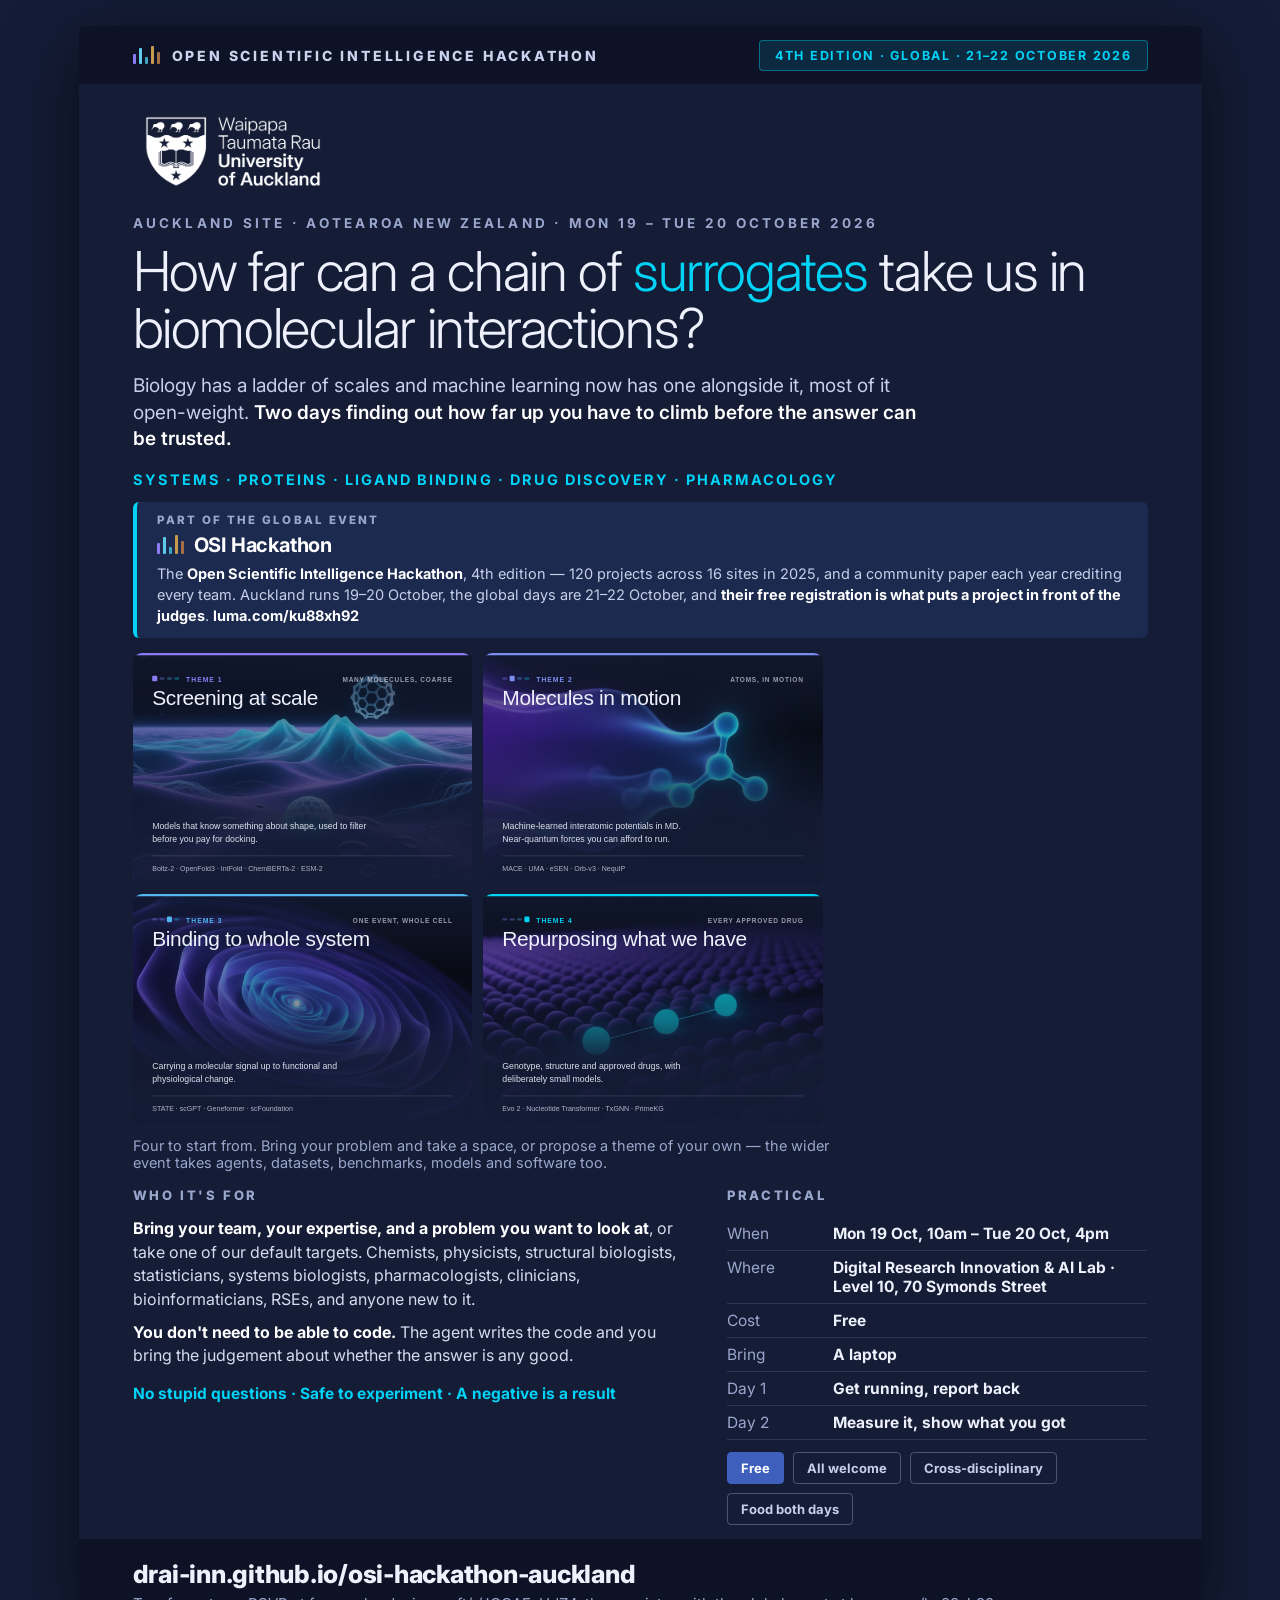
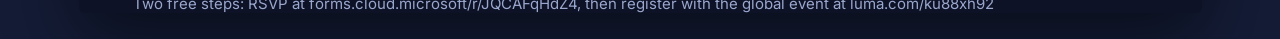
<file: outreach/poster.html>
<!doctype html>
<html lang="en">
<head>
<meta charset="utf-8">
<title>Poster — OSI Hackathon, Auckland site</title>
<link rel="preconnect" href="https://fonts.googleapis.com">
<link href="https://fonts.googleapis.com/css2?family=Inter:wght@200;300;400;600;700;800&display=swap" rel="stylesheet">
<style>
/* A3 portrait at 96dpi. Print at 100%, or scale to A2 without loss.
   Regenerate a PNG with:
   chrome --headless --screenshot=poster.png --window-size=1123,1587 poster.html   */
:root{
  --void:#141C36; --void-deep:#0D1226; --panel:#1D2A4F;
  --on:#EEF1FB; --soft:#9AA7CD; --action:#3F5FBC; --south:#00D3F6; --gold:#C79A4D;
  /* The OSI Hackathon's own spectral palette, by value, for their lockup. */
  --sp-violet:#8B7CF6; --sp-cyan:#5EC9E8; --sp-green:#3FA3C4;
  --sp-amber:#C79A4D; --sp-red:#A66F44;
}
*{box-sizing:border-box;margin:0;padding:0}
body{background:var(--void);color:var(--on);font-family:Inter,"Helvetica Neue",Arial,sans-serif}

/* The sheet is exactly A3 at 96dpi and never changes size. Screen scales it,
   print uses it as-is, so what you see in a browser is what comes out of the PDF. */
.sheet{width:1123px;height:1587px;overflow:hidden;background:var(--void);
  display:flex;flex-direction:column;transform-origin:top left}

.arch{background:var(--void-deep);height:58px;display:flex;align-items:center;
  justify-content:space-between;gap:30px;padding:0 54px;flex-shrink:0}
.arch .wm{display:flex;align-items:center;gap:12px}
/* Their lockup bars, at their ratio and in their colours. This used to be
   three ascending bars in our cyan, which was our own invention of a mark
   they already have. */
.arch .mark{display:flex;align-items:flex-end;gap:3px;height:18px}
.arch .mark i{display:block;width:3px;border-radius:1px}
.arch .mark i:nth-child(1){height:10px;background:var(--sp-violet)}
.arch .mark i:nth-child(2){height:16px;background:var(--sp-cyan)}
.arch .mark i:nth-child(3){height:7px;background:var(--sp-green)}
.arch .mark i:nth-child(4){height:18px;background:var(--sp-amber)}
.arch .mark i:nth-child(5){height:12px;background:var(--sp-red)}
.arch .wm span{font-size:14px;font-weight:800;letter-spacing:.2em;color:#C9D3EE}
.edition{display:inline-flex;align-items:center;gap:8px;font-size:12.5px;font-weight:700;
  letter-spacing:.14em;color:var(--south);background:rgba(0,211,246,.12);
  border:1px solid rgba(0,211,246,.4);padding:7px 15px;border-radius:4px}

.body{padding:20px 54px 0;flex:1;display:flex;flex-direction:column}
.kicker{font-size:13.5px;letter-spacing:.24em;text-transform:uppercase;font-weight:700;
  color:var(--soft);margin-bottom:12px}
h1{font-size:55px;font-weight:300;letter-spacing:-.025em;line-height:1.04;margin-bottom:16px}
h1 em{font-style:normal;color:var(--south)}
.sub{font-size:19px;line-height:1.4;color:#C6D0EA;max-width:66ch;margin-bottom:4px}
.sub b{color:#fff;font-weight:600}
.chain{font-size:14.5px;letter-spacing:.14em;text-transform:uppercase;font-weight:700;
  color:var(--south);margin:14px 0 14px}

.cards{display:grid;grid-template-columns:1fr 1fr;gap:11px;margin-bottom:14px;
  max-width:690px}
.cards img{width:100%;height:auto;display:block;border-radius:9px}
.themes-note{margin:0 0 16px;font-size:14.5px;color:#9AA7CD;max-width:80ch}

/* The global event, given its own ground above our themes. */
.globalbar{background:var(--panel);border-left:4px solid var(--south);border-radius:6px;
  padding:11px 20px 12px;margin:0 0 15px}
.globalbar .k{font-size:11.5px;letter-spacing:.18em;text-transform:uppercase;
  font-weight:800;color:var(--soft);margin-bottom:6px}
/* The OSI Hackathon's lockup, reproduced from llmhackathon.github.io: five
   spectral bars at their 10:16:7:18:12 ratio, then the wordmark. Their mark,
   not ours, which is why the bars are not the cyan used everywhere else. */
.osi-lockup{display:flex;align-items:center;gap:10px;margin-bottom:6px}
.osi-bars{display:flex;align-items:flex-end;gap:3px;height:19px}
.osi-bars i{display:block;width:3px;border-radius:1px}
.osi-bars i:nth-child(1){height:11px;background:var(--sp-violet)}
.osi-bars i:nth-child(2){height:17px;background:var(--sp-cyan)}
.osi-bars i:nth-child(3){height:7px;background:var(--sp-green)}
.osi-bars i:nth-child(4){height:19px;background:var(--sp-amber)}
.osi-bars i:nth-child(5){height:13px;background:var(--sp-red)}
.osi-word{font-size:20px;font-weight:700;letter-spacing:-.01em;color:#fff}
.globalbar p{font-size:14.5px;line-height:1.45;color:#C6D0EA;margin:0;max-width:none}
.globalbar b{color:#fff}

.split{display:grid;grid-template-columns:1.32fr 1fr;gap:40px;margin-bottom:auto}
h2{font-size:13px;letter-spacing:.2em;text-transform:uppercase;font-weight:800;
  color:var(--soft);margin-bottom:14px}
.split p{font-size:16px;line-height:1.46;color:#D5DCF0;margin-bottom:10px}
.split b{color:#fff}
.facts div{display:flex;gap:14px;font-size:15.5px;padding:7px 0;border-bottom:1px solid rgba(154,167,205,.18)}
.facts .k{color:var(--soft);width:92px;flex-shrink:0}
.facts .v{font-weight:700}
.rules{margin-top:14px;font-size:15.5px;color:var(--south);font-weight:700;line-height:1.6}

/* Waipapa Taumata Rau · University of Auckland, top left with the key message
   left-aligned under it. Reversed, because the sheet is dark. ~53 mm on A3,
   comfortably above the minimum size for this lockup. */
.uoa-logo{width:200px;height:auto;display:block;margin-bottom:16px}
.foot{background:var(--void-deep);padding:20px 54px;display:flex;align-items:center;
  justify-content:space-between;gap:30px;flex-shrink:0;margin-top:14px}
.foot .url{font-size:25px;font-weight:800;letter-spacing:-.01em}
.foot .who{font-size:15px;color:var(--soft);margin-top:5px}
.chips{display:flex;gap:9px;flex-wrap:wrap;margin-top:12px}
.chip{font-size:13px;font-weight:700;padding:7px 13px;border-radius:4px;
  border:1px solid rgba(154,167,205,.4);color:#C6D0EA}
.chip.pri{background:var(--action);border-color:var(--action);color:#fff}

/* Screen: scale the sheet down to fit the viewport and let the page scroll.
   #stage carries the scaled footprint, because a transform does not change
   layout height. Without JS you get the sheet at full size with scrollbars,
   which still works. */
@media screen{
  html{background:#0B1020}
  body{margin:0;padding:26px 0;display:flex;justify-content:center}
  #stage{width:1123px;height:1587px}
  .sheet{transform:scale(var(--s,1));border-radius:5px;
    box-shadow:0 20px 70px rgba(0,0,0,.55)}
}

/* Print: A3 portrait, no margin. 1123x1587px is 297x420mm at 96dpi.
   A hair under, so rounding cannot push a second page. */
@page{size:A3 portrait;margin:0}
@media print{
  html,body{width:1123px;height:1578px;margin:0;padding:0;overflow:hidden;background:#fff;
    display:block}
  #stage{width:auto;height:auto}
  .sheet{transform:none;border-radius:0;box-shadow:none}
  body{-webkit-print-color-adjust:exact;print-color-adjust:exact}
}
</style>
</head>
<body>
<div id="stage"><div class="sheet">

<div class="arch">
  <div class="wm">
    <span class="mark"><i></i><i></i><i></i><i></i><i></i></span>
    <span>OPEN SCIENTIFIC INTELLIGENCE HACKATHON</span>
  </div>
  <span class="edition">4TH EDITION · GLOBAL · 21–22 OCTOBER 2026</span>
</div>

<div class="body">
  <img class="uoa-logo" src="brand/uoa-logo-white.png"
    alt="Waipapa Taumata Rau, University of Auckland">
  <div class="kicker">Auckland site · Aotearoa New Zealand · Mon 19 – Tue 20 October 2026</div>
  <h1>How far can a chain of <em>surrogates</em> take us in biomolecular interactions?</h1>
  <p class="sub">Biology has a ladder of scales and machine learning now has one alongside it, most
    of it open-weight. <b>Two days finding out how far up you have to climb before the answer can be
    trusted.</b></p>
  <div class="chain">Systems · Proteins · Ligand binding · Drug discovery · Pharmacology</div>

  <div class="globalbar">
    <div class="k">Part of the global event</div>
    <div class="osi-lockup">
      <span class="osi-bars"><i></i><i></i><i></i><i></i><i></i></span>
      <span class="osi-word">OSI Hackathon</span>
    </div>
    <p>The <b>Open Scientific Intelligence Hackathon</b>, 4th edition — 120 projects across 16 sites
      in 2025, and a community paper each year crediting every team. Auckland runs 19–20 October,
      the global days are 21–22 October, and <b>their free registration is what puts a project in
      front of the judges</b>. <b>luma.com/ku88xh92</b></p>
  </div>

  <div class="cards">
    <img src="../docs/cards/theme-1.svg" alt="Theme 1">
    <img src="../docs/cards/theme-2.svg" alt="Theme 2">
    <img src="../docs/cards/theme-3.svg" alt="Theme 3">
    <img src="../docs/cards/theme-4.svg" alt="Theme 4">
  </div>
  <p class="themes-note">Four to start from. Bring your problem and take a space, or propose a theme
    of your own — the wider event takes agents, datasets, benchmarks, models and software too.</p>

  <div class="split">
    <div>
      <h2>Who it's for</h2>
      <p><b>Bring your team, your expertise, and a problem you want to look at</b>, or take one of
        our default targets. Chemists, physicists, structural biologists, statisticians, systems
        biologists, pharmacologists, clinicians, bioinformaticians, RSEs, and anyone new to it.</p>
      <p><b>You don't need to be able to code.</b> The agent writes the code and you bring the
        judgement about whether the answer is any good.</p>
      <div class="rules">No stupid questions · Safe to experiment · A negative is a result</div>
    </div>
    <div>
      <h2>Practical</h2>
      <div class="facts">
        <div><span class="k">When</span><span class="v">Mon 19 Oct, 10am – Tue 20 Oct, 4pm</span></div>
        <div><span class="k">Where</span><span class="v">Digital Research Innovation &amp; AI Lab · Level 10, 70 Symonds Street</span></div>
        <div><span class="k">Cost</span><span class="v">Free</span></div>
        <div><span class="k">Bring</span><span class="v">A laptop</span></div>
        <div><span class="k">Day 1</span><span class="v">Get running, report back</span></div>
        <div><span class="k">Day 2</span><span class="v">Measure it, show what you got</span></div>
      </div>
      <div class="chips">
        <span class="chip pri">Free</span>
        <span class="chip">All welcome</span>
        <span class="chip">Cross-disciplinary</span>
        <span class="chip">Food both days</span>
      </div>
    </div>
  </div>
</div>

<div class="foot">
  <div>
    <div class="url">drai-inn.github.io/osi-hackathon-auckland</div>
    <div class="who">Two free steps: RSVP at forms.cloud.microsoft/r/JQCAFqHdZ4, then register
      with the global event at luma.com/ku88xh92</div>
  </div>
</div>

</div></div>
<script>
// Fit the sheet to the viewport. Print ignores this entirely.
(function () {
  var stage = document.getElementById('stage');
  function fit() {
    var s = Math.min(1, (window.innerWidth - 52) / 1123);
    document.documentElement.style.setProperty('--s', s);
    stage.style.width = (1123 * s) + 'px';
    stage.style.height = (1587 * s) + 'px';
  }
  addEventListener('resize', fit);
  fit();
})();
</script>
</body>
</html>
</file>
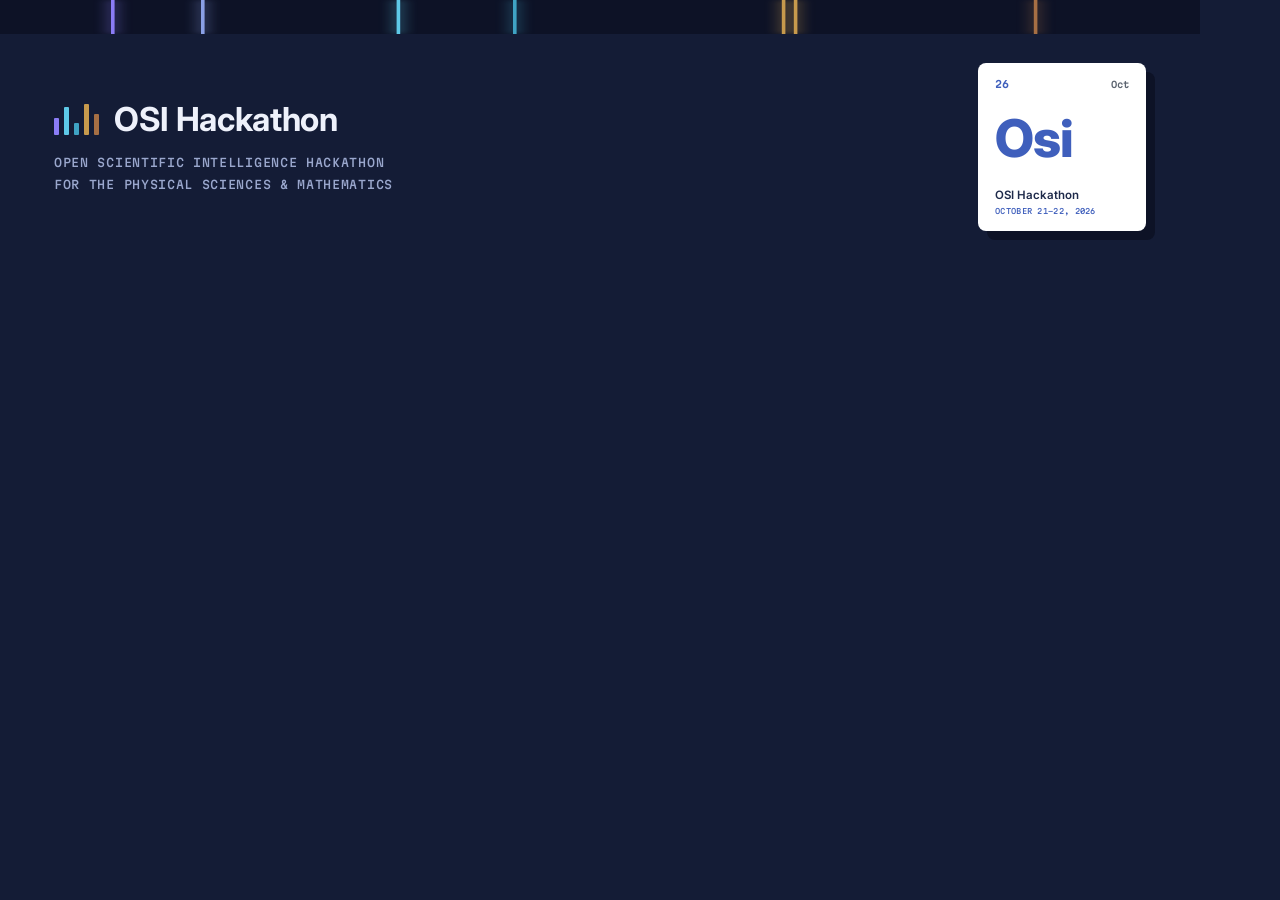
<file: outreach/brand/osi-band.html>
<!DOCTYPE html>
<html lang="en"><head><meta charset="utf-8">
<link href="https://fonts.googleapis.com/css2?family=Inter:wght@300;500;600;700;800&family=Martian+Mono:wght@500;600&display=swap" rel="stylesheet">
<!-- Source for outreach/brand/osi-band.png. Regenerate with `make osi`.

     These are the OSI Hackathon's marks, not ours: the five lockup bars, the
     wordmark and the edition tile are reproduced from llmhackathon.github.io
     at their own proportions and colour values. The band carries its own dark
     ground so it reads on either GitHub theme without a second file.

     Rendered to PNG rather than shipped as SVG because GitHub will not load a
     webfont inside an <img>, and the wordmark is Inter. -->
<style>
  :root{
    --void:#141C36; --void-deep:#0D1226; --on-void:#EEF1FB; --on-void-soft:#9AA7CD;
    /* Their spectral palette, by value. */
    --sp-violet:#8B7CF6; --sp-blue:#8AA0E6; --sp-cyan:#5EC9E8;
    --sp-green:#3FA3C4; --sp-amber:#C79A4D; --sp-red:#A66F44;
  }
  *{margin:0;padding:0;box-sizing:border-box}
  body{width:1200px;height:260px;background:var(--void);
    font-family:Inter,"Helvetica Neue",Arial,sans-serif;color:var(--on-void);
    display:flex;flex-direction:column;overflow:hidden}
  /* Their emission spectrum: the Balmer series, magnesium, the sodium D doublet. */
  .spectrum{display:block;width:100%;height:34px;background:var(--void-deep);flex-shrink:0}
  .spectrum line{stroke-width:3;filter:drop-shadow(0 0 6px currentColor)}
  .sp-violet{stroke:var(--sp-violet);color:var(--sp-violet)}
  .sp-blue{stroke:var(--sp-blue);color:var(--sp-blue)}
  .sp-cyan{stroke:var(--sp-cyan);color:var(--sp-cyan)}
  .sp-green{stroke:var(--sp-green);color:var(--sp-green)}
  .sp-amber{stroke:var(--sp-amber);color:var(--sp-amber)}
  .sp-red{stroke:var(--sp-red);color:var(--sp-red)}

  .body{flex:1;display:flex;align-items:center;justify-content:space-between;
    gap:40px;padding:0 54px}
  /* The lockup, at their 10:16:7:18:12 bar ratio. */
  .lockup{display:flex;align-items:center;gap:15px;margin-bottom:13px}
  .bars{display:flex;align-items:flex-end;gap:5px;height:31px}
  .bars i{display:block;width:5px;border-radius:1px}
  .bars i:nth-child(1){height:17px;background:var(--sp-violet)}
  .bars i:nth-child(2){height:28px;background:var(--sp-cyan)}
  .bars i:nth-child(3){height:12px;background:var(--sp-green)}
  .bars i:nth-child(4){height:31px;background:var(--sp-amber)}
  .bars i:nth-child(5){height:21px;background:var(--sp-red)}
  .word{font-size:33px;font-weight:700;letter-spacing:-.01em}
  .full{font-family:"Martian Mono",monospace;font-size:11.5px;font-weight:500;
    letter-spacing:.06em;text-transform:uppercase;line-height:1.85;color:var(--on-void-soft)}

  /* Their edition tile. Paper in every context, so its ink is fixed. */
  .tile{display:flex;flex-direction:column;flex-shrink:0;width:168px;height:168px;
    background:#fff;border-radius:8px;padding:15px 17px;box-shadow:9px 9px 0 var(--void-deep)}
  .t-num{display:flex;justify-content:space-between;align-items:baseline;
    font-family:"Martian Mono",monospace;font-size:10px;font-weight:600;color:#3F5FBC}
  .t-mass{color:#5C6470;font-size:9px}
  .t-sym{font-size:52px;font-weight:800;letter-spacing:-.02em;line-height:1;
    color:#3F5FBC;margin:auto 0}
  .t-name{font-size:11.5px;font-weight:600;color:#1E2A4A}
  .t-det{font-family:"Martian Mono",monospace;font-size:7.5px;font-weight:500;
    letter-spacing:.04em;text-transform:uppercase;color:#3F5FBC;margin-top:4px}
</style></head>
<body>
  <svg class="spectrum" viewBox="0 0 1000 100" preserveAspectRatio="none" aria-hidden="true">
    <line class="sp-violet" x1="94" y1="0" x2="94" y2="100"/>
    <line class="sp-blue" x1="169" y1="0" x2="169" y2="100"/>
    <line class="sp-cyan" x1="332" y1="0" x2="332" y2="100"/>
    <line class="sp-green" x1="429" y1="0" x2="429" y2="100"/>
    <line class="sp-amber" x1="653" y1="0" x2="653" y2="100"/>
    <line class="sp-amber" x1="663" y1="0" x2="663" y2="100"/>
    <line class="sp-red" x1="863" y1="0" x2="863" y2="100"/>
  </svg>
  <div class="body">
    <div>
      <div class="lockup">
        <span class="bars"><i></i><i></i><i></i><i></i><i></i></span>
        <span class="word">OSI Hackathon</span>
      </div>
      <div class="full">Open Scientific Intelligence Hackathon<br>for the Physical Sciences &amp; Mathematics</div>
    </div>
    <div class="tile">
      <div class="t-num"><span>26</span><span class="t-mass">Oct</span></div>
      <div class="t-sym">Osi</div>
      <div class="t-name">OSI Hackathon</div>
      <div class="t-det">October 21&ndash;22, 2026</div>
    </div>
  </div>
</body></html>
</file>
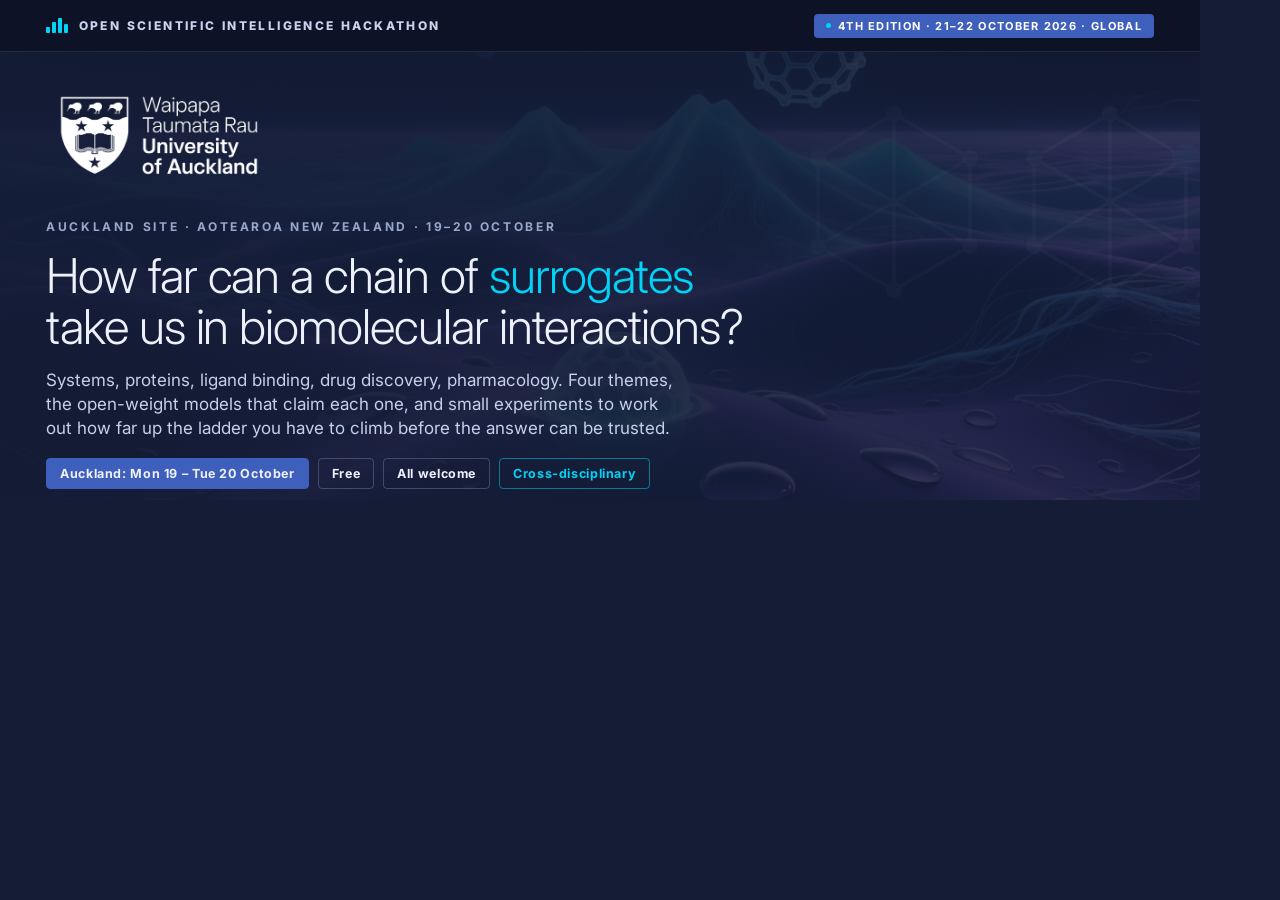
<file: outreach/brand/readme-banner.html>
<!DOCTYPE html>
<html lang="en"><head><meta charset="utf-8">
<link href="https://fonts.googleapis.com/css2?family=Inter:wght@200;300;400;600;700;800&display=swap" rel="stylesheet">
<!-- Source for outreach/brand/readme-banner.png. Regenerate with:
     chrome --headless --hide-scrollbars --window-size=1200,340 \
       --force-device-scale-factor=2 --screenshot=readme-banner.png readme-banner.html
     Rendered to PNG rather than shipped as SVG so the Inter typography is
     guaranteed on GitHub, which will not load webfonts inside an <img>. -->
<style>
  :root{
    --void:#141C36; --void-deep:#0D1226; --on-void:#EEF1FB; --on-void-soft:#9AA7CD;
    --action:#3F5FBC; --south:#00D3F6;
  }
  *{margin:0;padding:0;box-sizing:border-box}
  /* Render source, not a page. Screenshot at 1200x452 to rebuild the PNG. */
  /* terrain.webp behind the type, dimmed hard so the headline stays first. */
  .bg{position:absolute;inset:0;background:url(../imagery/terrain.webp) center/cover;opacity:.42}
  .bgveil{position:absolute;inset:0;background:linear-gradient(105deg,
    rgba(20,28,54,.94) 0%, rgba(20,28,54,.82) 52%, rgba(20,28,54,.55) 100%)}
  body{width:1200px;height:500px;overflow:hidden;
       font-family:Inter,"Helvetica Neue",Arial,sans-serif;
       background:var(--void);color:var(--on-void);position:relative}
  .pockets{position:absolute;right:-30px;top:86px;width:440px;opacity:.12}
  /* Top arch: borrowed from the global event's masthead, so our banner reads as
     part of the same event. Their wordmark treatment, their edition pill, their
     action colour. */
  .arch{position:relative;z-index:2;background:var(--void-deep);height:52px;display:flex;
        align-items:center;justify-content:space-between;padding:0 46px;
        border-bottom:1px solid rgba(154,167,205,.14)}
  .arch .mark{display:flex;align-items:flex-end;gap:2.5px;height:15px}
  .arch .mark i{display:block;width:3.5px;background:var(--south);border-radius:1px}
  .arch .wm{display:flex;align-items:center;gap:11px}
  .arch .wm span{font-size:12px;font-weight:800;letter-spacing:.2em;color:#C9D3EE}
  .arch .edition{display:inline-flex;align-items:center;gap:7px;font-size:11px;font-weight:700;
        letter-spacing:.12em;color:#fff;background:var(--action);padding:5px 12px;border-radius:4px}
  .arch .edition b{width:5px;height:5px;border-radius:50%;background:var(--south);display:block}
  .inner{position:relative;padding:30px 46px 34px;height:calc(100% - 52px);
         display:flex;flex-direction:column}
  /* Waipapa Taumata Rau · University of Auckland, top left, reversed because the
     ground is dark. The file carries its own clear space. */
  .uoa-logo{width:226px;display:block;margin-bottom:26px}
  .top{margin-bottom:16px}
  .kicker{font-size:12px;letter-spacing:.22em;text-transform:uppercase;font-weight:700;
          color:var(--on-void-soft)}
  h1{font-size:48px;font-weight:300;letter-spacing:-.022em;line-height:1.06;max-width:860px}
  h1 em{font-style:normal;color:var(--south)}
  .sub{margin-top:15px;font-size:17px;line-height:1.42;max-width:640px;color:#C6D0EA}
  .sub b{color:#fff;font-weight:700}
  .meta{margin-top:auto;padding-top:18px;display:flex;align-items:flex-end;justify-content:space-between;gap:28px}
  .chips{display:flex;gap:9px;flex-wrap:wrap}
  .chip{font-size:12.5px;font-weight:700;letter-spacing:.05em;padding:7px 13px;border-radius:4px;
        border:1px solid rgba(154,167,205,.32);color:var(--on-void)}
  .chip.pri{background:var(--action);border-color:var(--action)}
  .chip.acc{border-color:rgba(0,211,246,.5);color:var(--south)}
  </style></head><body>

  <svg class="pockets" viewBox="0 0 220 120" aria-hidden="true">
    <g fill="none" stroke="#EEF1FB" stroke-width="1.7">
      <path d="M52 14 L90 36 L90 80 L52 102 L14 80 L14 36 Z M52 14 L52 102 M14 36 L90 80 M90 36 L14 80"/>
      <path d="M160 14 L198 36 L198 80 L160 102 L122 80 L122 36 Z M160 14 L160 102 M122 36 L198 80 M198 36 L122 80"/>
    </g>
    <g fill="#EEF1FB">
      <circle cx="52" cy="14" r="4"/><circle cx="90" cy="36" r="4"/><circle cx="90" cy="80" r="4"/>
      <circle cx="52" cy="102" r="4"/><circle cx="14" cy="80" r="4"/><circle cx="14" cy="36" r="4"/>
      <circle cx="160" cy="14" r="4"/><circle cx="198" cy="80" r="4"/>
      <circle cx="160" cy="102" r="4"/><circle cx="122" cy="80" r="4"/><circle cx="122" cy="36" r="4"/>
    </g>
    <circle cx="198" cy="36" r="7" fill="#00D3F6" opacity=".85"/>
  </svg>

  <div class="arch">
    <div class="wm">
      <span class="mark"><i style="height:6px"></i><i style="height:11px"></i><i style="height:15px"></i><i style="height:9px"></i></span>
      <span>OPEN SCIENTIFIC INTELLIGENCE HACKATHON</span>
    </div>
    <span class="edition"><b></b>4TH EDITION · 21–22 OCTOBER 2026 · GLOBAL</span>
  </div>

  <div class="bg"></div><div class="bgveil"></div>
  <div class="inner">
    <img class="uoa-logo" src="uoa-logo-white.png"
      alt="Waipapa Taumata Rau, University of Auckland">

    <div class="top">
      <span class="kicker">Auckland site · Aotearoa New Zealand · 19–20 October</span>
    </div>

    <h1>How far can a chain of <em>surrogates</em><br>take us in biomolecular interactions?</h1>
    <p class="sub">Systems, proteins, ligand binding, drug discovery, pharmacology. Four themes, the
      open-weight models that claim each one, and small experiments to work out how far up the ladder
      you have to climb before the answer can be trusted.</p>

    <div class="meta">
      <div class="chips">
        <span class="chip pri">Auckland: Mon 19 – Tue 20 October</span>
        <span class="chip">Free</span>
        <span class="chip">All welcome</span>
        <span class="chip acc">Cross-disciplinary</span>
      </div>
    </div>
  </div>
</body></html>
</file>
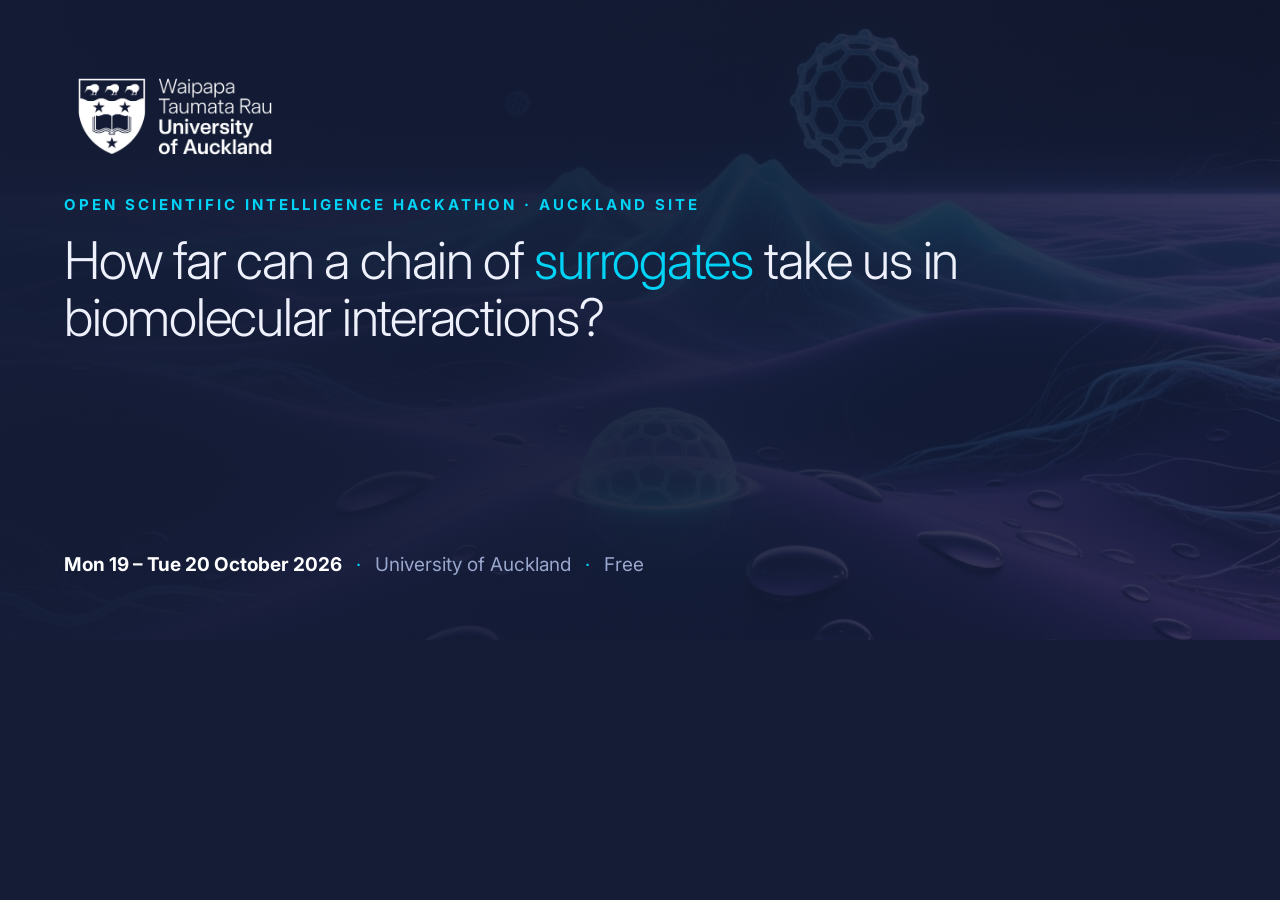
<file: outreach/brand/social-preview.html>
<!DOCTYPE html>
<html lang="en"><head><meta charset="utf-8">
<link href="https://fonts.googleapis.com/css2?family=Inter:wght@200;300;400;600;700;800&display=swap" rel="stylesheet">
<!-- Source for outreach/brand/social-preview.png, the repository's social media
     preview card. `make social` rebuilds it.

     1280 x 640, which is GitHub's recommended size. Everything that matters
     stays inside a 40 px border, because the card is cropped differently by
     every service that renders it — the padding here is 64 px, which leaves
     room to spare. Rendered to PNG rather than shipped as SVG so the Inter
     typography is guaranteed wherever the card is unfurled. -->
<style>
  :root{
    --void:#141C36; --on-void:#EEF1FB; --on-void-soft:#9AA7CD; --south:#00D3F6;
  }
  *{margin:0;padding:0;box-sizing:border-box}
  body{width:1280px;height:640px;overflow:hidden;position:relative;
       font-family:Inter,"Helvetica Neue",Arial,sans-serif;
       background:var(--void);color:var(--on-void)}
  /* terrain.webp behind the type, dimmed hard so the headline stays first. */
  .bg{position:absolute;inset:0;background:url(../imagery/terrain.webp) center/cover;opacity:.44}
  .bgveil{position:absolute;inset:0;background:linear-gradient(100deg,
    rgba(20,28,54,.95) 0%, rgba(20,28,54,.84) 48%, rgba(20,28,54,.5) 100%)}
  .inner{position:relative;z-index:1;height:100%;padding:64px;
         display:flex;flex-direction:column}
  /* Waipapa Taumata Rau · University of Auckland, top left, with the key
     message left-aligned under it. Reversed, because the ground is dark. */
  .uoa-logo{width:222px;display:block;margin-bottom:26px}
  .kicker{font-size:15px;letter-spacing:.2em;text-transform:uppercase;font-weight:700;
          color:var(--south)}
  h1{font-size:52px;font-weight:300;letter-spacing:-.024em;line-height:1.1;
     margin-top:18px;max-width:1010px}
  h1 em{font-style:normal;color:var(--south)}
  .foot{margin-top:auto;display:flex;align-items:baseline;gap:14px;flex-wrap:wrap;
        font-size:19px;color:var(--on-void-soft)}
  .foot b{color:#fff;font-weight:700}
  .foot .dot{color:var(--south)}
</style></head><body>

<div class="bg"></div><div class="bgveil"></div>

<div class="inner">
  <img class="uoa-logo" src="uoa-logo-white.png"
    alt="Waipapa Taumata Rau, University of Auckland">
  <div class="kicker">Open Scientific Intelligence Hackathon · Auckland site</div>
  <h1>How far can a chain of <em>surrogates</em> take us in biomolecular interactions?</h1>
  <div class="foot">
    <b>Mon 19 – Tue 20 October 2026</b>
    <span class="dot">·</span><span>University of Auckland</span>
    <span class="dot">·</span><span>Free</span>
  </div>
</div>

</body></html>
</file>
